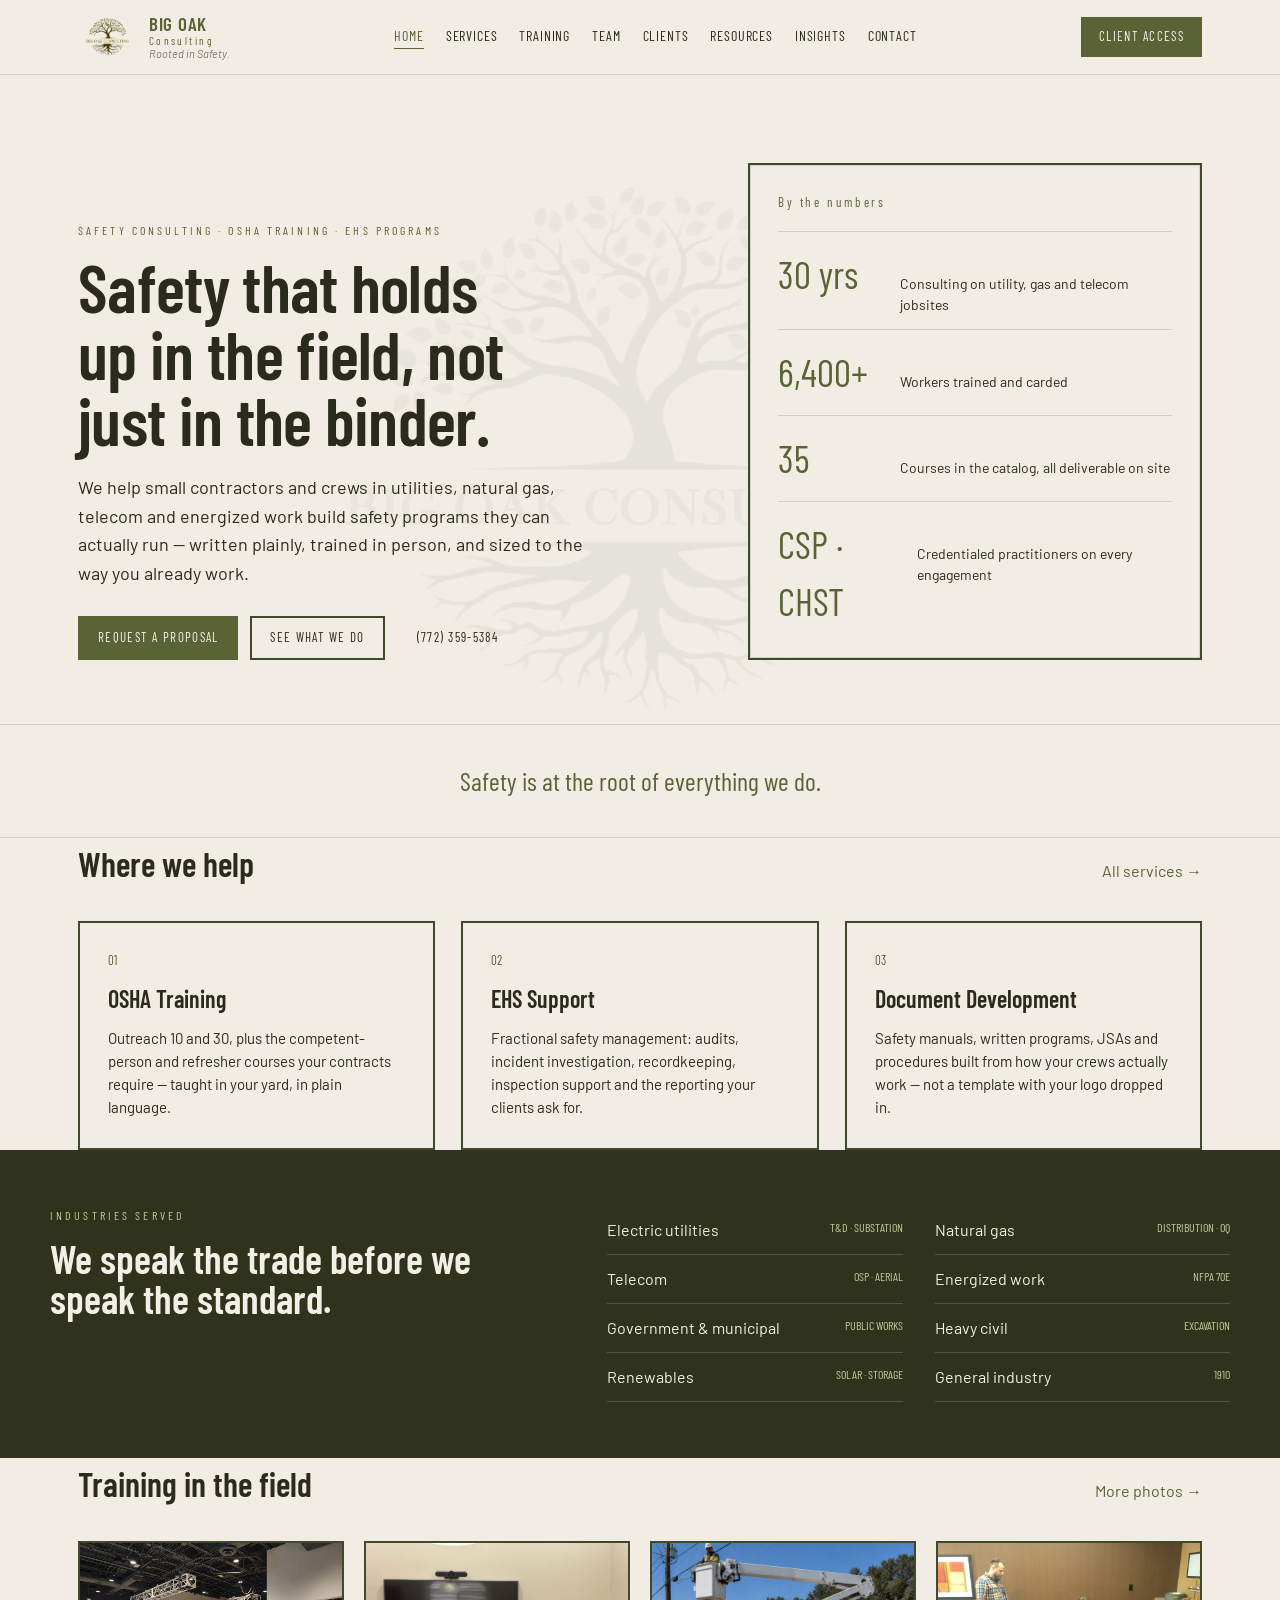
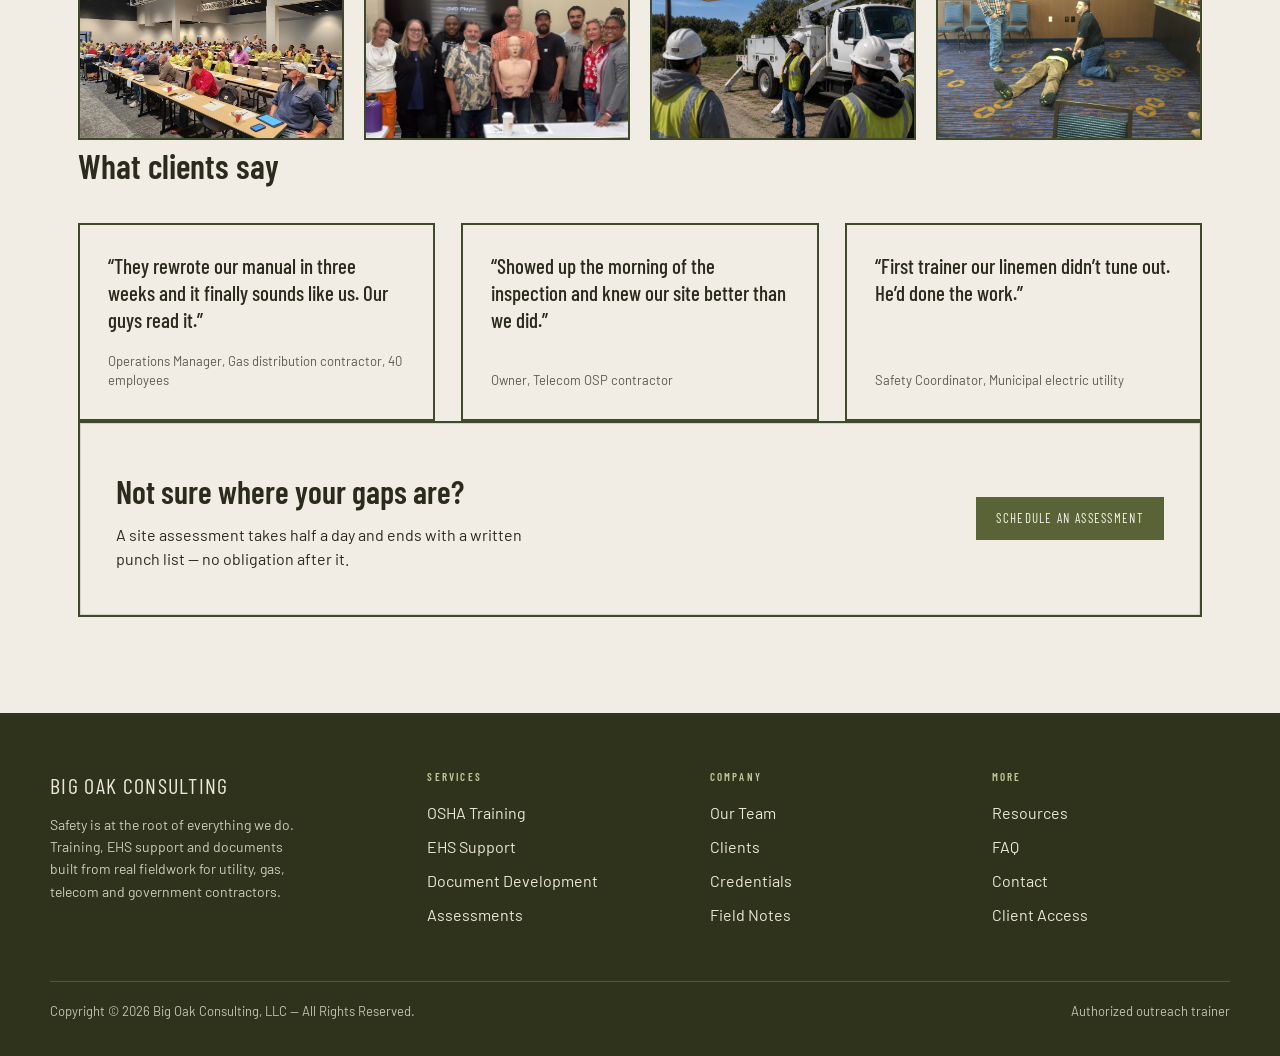
<file: site/index.html>
<!doctype html>
<html lang="en">
<head>
<meta charset="utf-8" />
<meta name="viewport" content="width=device-width, initial-scale=1" />
<title>Big Oak Consulting | OSHA Training &amp; EHS Consulting for Utility, Gas &amp; Telecom Contractors</title>
<meta name="description" content="Big Oak Consulting provides OSHA training, EHS support and safety document development for utility, natural gas, telecom, government and energized-work contractors." />
<link rel="icon" href="assets/big-oak-logo.png" />
<link rel="preconnect" href="https://fonts.googleapis.com">
<link rel="preconnect" href="https://fonts.gstatic.com" crossorigin>
<link rel="stylesheet" href="styles.css" />
</head>
<body>
<img class="watermark" src="assets/big-oak-logo.png" alt="" />

<a class="skip-link" href="#main">Skip to content</a>
<header class="site-header">
  <div class="container">
    <a class="brand" href="index.html">
      <img src="assets/big-oak-logo.png" alt="Big Oak Consulting" />
      <span class="brand-text">
        <span class="big-oak">Big Oak</span>
        <span class="consulting">Consulting</span>
        <span class="tagline">Rooted in Safety.</span>
      </span>
    </a>
    <nav class="main-nav" aria-label="Primary">
      <a href="index.html" aria-current="page">Home</a>
      <a href="services.html">Services</a>
      <a href="training.html">Training</a>
      <a href="team.html">Team</a>
      <a href="clients.html">Clients</a>
      <a href="resources.html">Resources</a>
      <a href="field-notes.html">Insights</a>
      <a href="contact.html">Contact</a>
    </nav>
    <div style="display:flex;align-items:center;gap:10px;">
      <a class="btn btn-primary btn-nav" href="contact.html">Client Access</a>
      <button class="nav-toggle" aria-expanded="false">Menu</button>
    </div>
  </div>
</header>

<main id="main">

  <section class="hero">
    <div class="container">
      <div>
        <div class="eyebrow">Safety Consulting · OSHA Training · EHS Programs</div>
        <h1>Safety that holds up in the field, not just in the binder.</h1>
        <p class="lede">We help small contractors and crews in utilities, natural gas, telecom and energized work build safety programs they can actually run — written plainly, trained in person, and sized to the way you already work.</p>
        <div class="cta-row">
          <a class="btn btn-primary" href="contact.html">Request a proposal</a>
          <a class="btn btn-secondary" href="services.html">See what we do</a>
          <a class="btn btn-ghost" href="tel:+17723595384">(772) 359-5384</a>
        </div>
      </div>
      <div class="blueprint stat-panel">
        <div class="kicker">By the numbers</div>
        <div class="stat-row">
          <span class="n">30 yrs</span>
          <span class="label">Consulting on utility, gas and telecom jobsites</span>
        </div>
        <div class="stat-row">
          <span class="n">6,400+</span>
          <span class="label">Workers trained and carded</span>
        </div>
        <div class="stat-row">
          <span class="n">35</span>
          <span class="label">Courses in the catalog, all deliverable on site</span>
        </div>
        <div class="stat-row">
          <span class="n">CSP · CHST</span>
          <span class="label">Credentialed practitioners on every engagement</span>
        </div>
      </div>
    </div>
  </section>

  <section class="mission-band">
    <div class="container">
      <p>Safety is at the root of everything we do.</p>
    </div>
  </section>

  <section class="container">
    <div class="section-head">
      <h2>Where we help</h2>
      <a href="services.html">All services →</a>
    </div>
    <div class="grid-3">
      <div class="card service-card">
        <div class="no">01</div>
        <h3>OSHA Training</h3>
        <p>Outreach 10 and 30, plus the competent-person and refresher courses your contracts require — taught in your yard, in plain language.</p>
      </div>
      <div class="card service-card">
        <div class="no">02</div>
        <h3>EHS Support</h3>
        <p>Fractional safety management: audits, incident investigation, recordkeeping, inspection support and the reporting your clients ask for.</p>
      </div>
      <div class="card service-card">
        <div class="no">03</div>
        <h3>Document Development</h3>
        <p>Safety manuals, written programs, JSAs and procedures built from how your crews actually work — not a template with your logo dropped in.</p>
      </div>
    </div>
  </section>

  <section class="band-dark">
    <div class="container split">
      <div>
        <div class="eyebrow">Industries served</div>
        <h2>We speak the trade before we speak the standard.</h2>
      </div>
      <ul class="industry-list">
        <li><span>Electric utilities</span><span class="tag-dark">T&amp;D · substation</span></li>
        <li><span>Natural gas</span><span class="tag-dark">distribution · OQ</span></li>
        <li><span>Telecom</span><span class="tag-dark">OSP · aerial</span></li>
        <li><span>Energized work</span><span class="tag-dark">NFPA 70E</span></li>
        <li><span>Government &amp; municipal</span><span class="tag-dark">public works</span></li>
        <li><span>Heavy civil</span><span class="tag-dark">excavation</span></li>
        <li><span>Renewables</span><span class="tag-dark">solar · storage</span></li>
        <li><span>General industry</span><span class="tag-dark">1910</span></li>
      </ul>
    </div>
  </section>

  <section class="container">
    <div class="section-head">
      <h2>Training in the field</h2>
      <a href="training.html#gallery">More photos →</a>
    </div>
    <div class="photo-grid">
      <div class="photo-cell"><img src="assets/training-photo-1.jpg" alt="Big Oak Consulting safety training session with a full classroom of crew members" /></div>
      <div class="photo-cell"><img src="assets/training-photo-2.jpg" alt="Big Oak Consulting CPR training session group photo" /></div>
      <div class="photo-cell"><img src="assets/training-photo-9.png" alt="Big Oak Consulting utility bucket truck and line work training" /></div>
      <div class="photo-cell"><img src="assets/training-photo-10.jpg" alt="Big Oak Consulting first-aid response training scenario" /></div>
    </div>
  </section>

  <!-- PLACEHOLDER: testimonials are invented; replace with real quotes and get permission to attribute -->
  <section class="container">
    <div class="section-head"><h2>What clients say</h2></div>
    <div class="grid-3">
      <div class="card testimonial">
        <p class="quote">“They rewrote our manual in three weeks and it finally sounds like us. Our guys read it.”</p>
        <p class="attrib">Operations Manager, Gas distribution contractor, 40 employees</p>
      </div>
      <div class="card testimonial">
        <p class="quote">“Showed up the morning of the inspection and knew our site better than we did.”</p>
        <p class="attrib">Owner, Telecom OSP contractor</p>
      </div>
      <div class="card testimonial">
        <p class="quote">“First trainer our linemen didn’t tune out. He’d done the work.”</p>
        <p class="attrib">Safety Coordinator, Municipal electric utility</p>
      </div>
    </div>
  </section>

  <section class="container">
    <div class="blueprint closing-cta">
      <div>
        <h2>Not sure where your gaps are?</h2>
        <p>A site assessment takes half a day and ends with a written punch list — no obligation after it.</p>
      </div>
      <a class="btn btn-primary" href="contact.html">Schedule an assessment</a>
    </div>
  </section>

</main>

<footer class="site-footer">
  <div class="container">
    <div class="footer-cols">
      <div>
        <div class="footer-brand">Big Oak Consulting</div>
        <p class="footer-blurb">Safety is at the root of everything we do. Training, EHS support and documents built from real fieldwork for utility, gas, telecom and government contractors.</p>
      </div>
      <div>
        <h4>Services</h4>
        <ul>
          <li><a href="training.html">OSHA Training</a></li>
          <li><a href="services.html">EHS Support</a></li>
          <li><a href="services.html">Document Development</a></li>
          <li><a href="services.html">Assessments</a></li>
        </ul>
      </div>
      <div>
        <h4>Company</h4>
        <ul>
          <li><a href="team.html">Our Team</a></li>
          <li><a href="clients.html">Clients</a></li>
          <li><a href="credentials.html">Credentials</a></li>
          <li><a href="field-notes.html">Field Notes</a></li>
        </ul>
      </div>
      <div>
        <h4>More</h4>
        <ul>
          <li><a href="resources.html">Resources</a></li>
          <li><a href="faq.html">FAQ</a></li>
          <li><a href="contact.html">Contact</a></li>
          <li><a href="contact.html">Client Access</a></li>
        </ul>
      </div>
    </div>
    <div class="footer-bottom">
      <span>Copyright © 2026 Big Oak Consulting, LLC — All Rights Reserved.</span>
      <!-- PLACEHOLDER: verify OSHA authorization claim against real certificates before publishing -->
      <span>Authorized outreach trainer</span>
    </div>
  </div>
</footer>

<script src="script.js"></script>
</body>
</html>
</file>
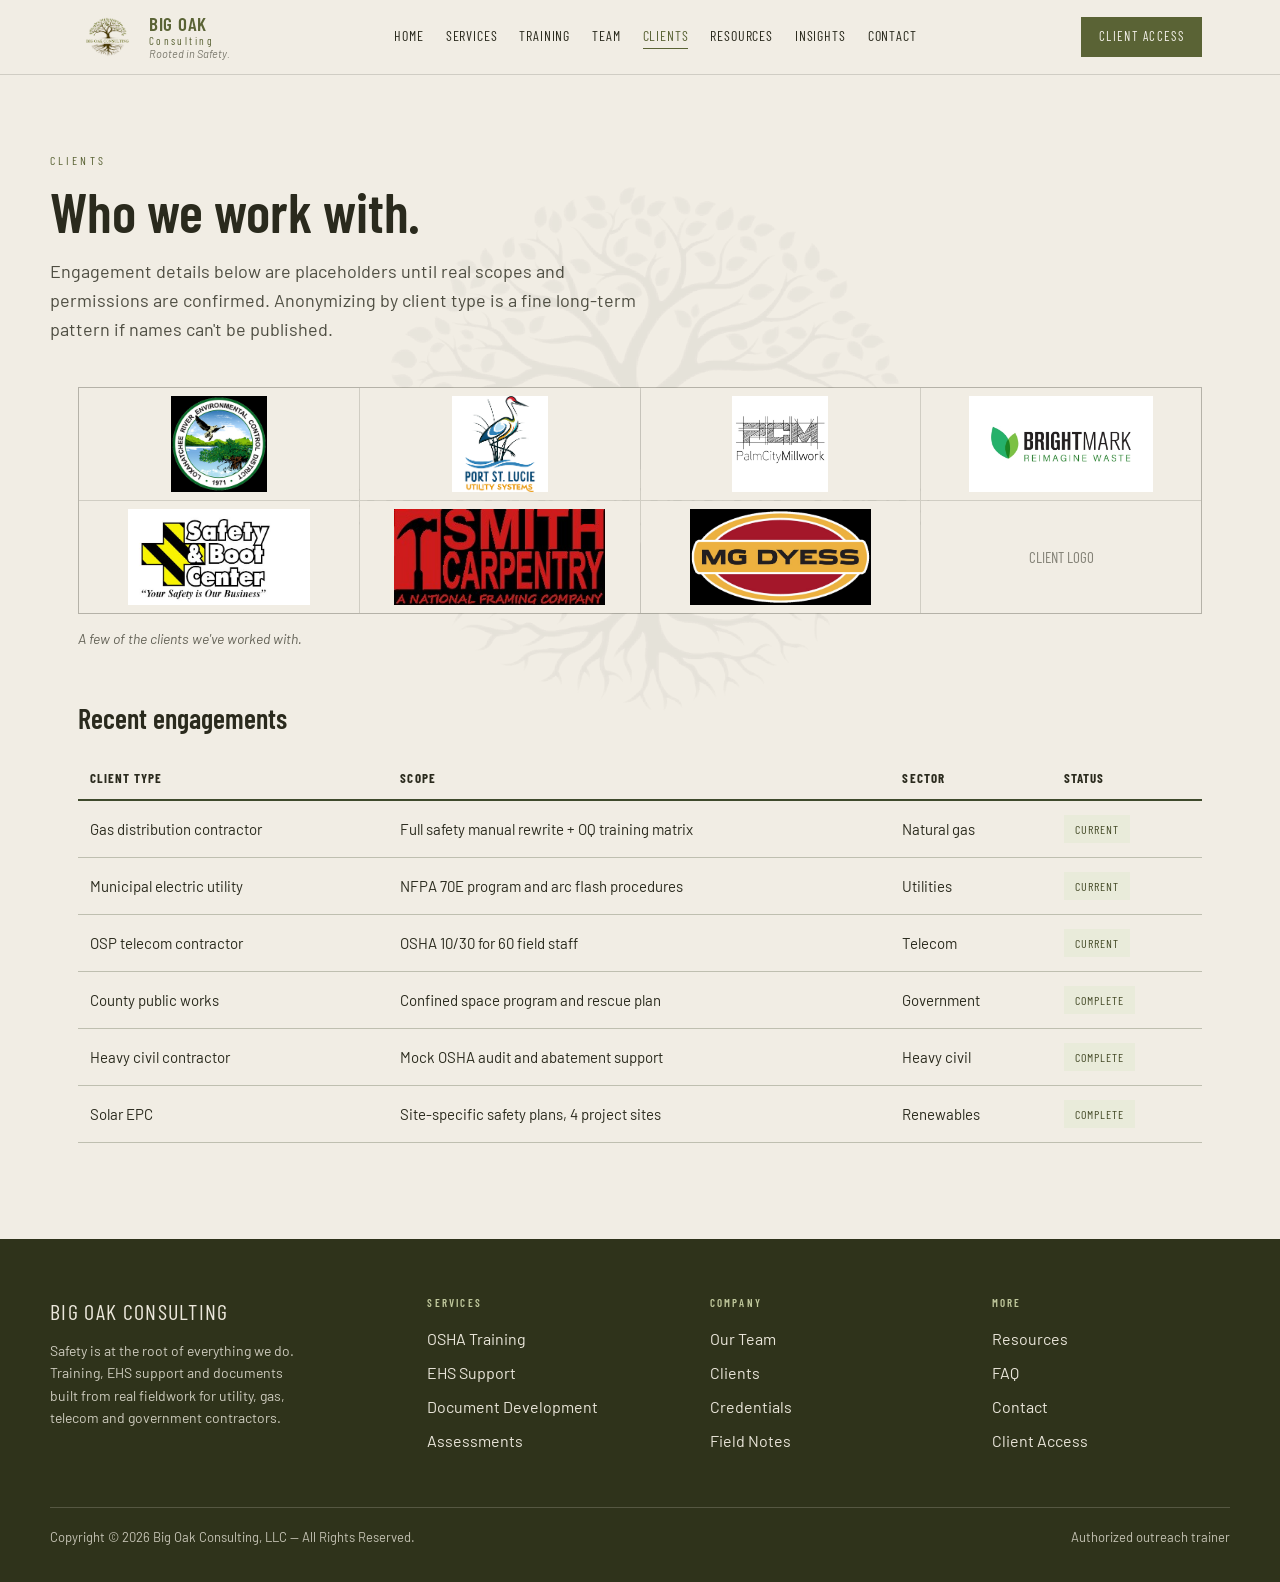
<file: site/clients.html>
<!doctype html>
<html lang="en">
<head>
<meta charset="utf-8" />
<meta name="viewport" content="width=device-width, initial-scale=1" />
<title>Clients | Big Oak Consulting</title>
<meta name="description" content="Who Big Oak Consulting works with — utility, gas, telecom, government and heavy civil contractors." />
<link rel="icon" href="assets/big-oak-logo.png" />
<link rel="preconnect" href="https://fonts.googleapis.com">
<link rel="preconnect" href="https://fonts.gstatic.com" crossorigin>
<link rel="stylesheet" href="styles.css" />
</head>
<body>
<img class="watermark" src="assets/big-oak-logo.png" alt="" />

<a class="skip-link" href="#main">Skip to content</a>
<header class="site-header">
  <div class="container">
    <a class="brand" href="index.html">
      <img src="assets/big-oak-logo.png" alt="Big Oak Consulting" />
      <span class="brand-text">
        <span class="big-oak">Big Oak</span>
        <span class="consulting">Consulting</span>
        <span class="tagline">Rooted in Safety.</span>
      </span>
    </a>
    <nav class="main-nav" aria-label="Primary">
      <a href="index.html">Home</a>
      <a href="services.html">Services</a>
      <a href="training.html">Training</a>
      <a href="team.html">Team</a>
      <a href="clients.html" aria-current="page">Clients</a>
      <a href="resources.html">Resources</a>
      <a href="field-notes.html">Insights</a>
      <a href="contact.html">Contact</a>
    </nav>
    <div style="display:flex;align-items:center;gap:10px;">
      <a class="btn btn-primary btn-nav" href="contact.html">Client Access</a>
      <button class="nav-toggle" aria-expanded="false">Menu</button>
    </div>
  </div>
</header>

<main id="main">
  <div class="container page-header">
    <div class="eyebrow">Clients</div>
    <h1>Who we work with.</h1>
    <!-- PLACEHOLDER: the "Recent engagements" table below is still placeholder / anonymized -->
    <p class="lede">Engagement details below are placeholders until real scopes and permissions are confirmed. Anonymizing by client type is a fine long-term pattern if names can't be published.</p>
  </div>

  <div class="container">
    <div class="logo-wall">
      <div class="logo-cell"><img src="assets/loxahatchee-river-ecd-logo.jpg" alt="Loxahatchee River Environmental Control District" /></div>
      <div class="logo-cell"><img src="assets/port-st-lucie-utility-systems-logo.png" alt="Port St. Lucie Utility Systems" /></div>
      <div class="logo-cell"><img src="assets/palm-city-millwork-logo.png" alt="Palm City Millwork" /></div>
      <div class="logo-cell"><img src="assets/brightmark-logo.jpg" alt="Brightmark" /></div>
      <div class="logo-cell"><img src="assets/safety-and-boot-center-logo.jpg" alt="Safety & Boot Center" /></div>
      <div class="logo-cell"><img src="assets/smith-carpentry-logo.jpg" alt="Smith Carpentry" /></div>
      <div class="logo-cell"><img src="assets/mg-dyess-logo.jpg" alt="MG Dyess" /></div>
      <div class="logo-cell"><span>Client Logo</span></div>
    </div>
    <p class="logo-wall-caption">A few of the clients we've worked with.</p>

    <h2 style="font-size:28px; margin-bottom:20px;">Recent engagements</h2>
    <div style="overflow-x:auto;">
      <table class="table">
        <thead>
          <tr><th>Client type</th><th>Scope</th><th>Sector</th><th>Status</th></tr>
        </thead>
        <tbody>
          <tr><td>Gas distribution contractor</td><td>Full safety manual rewrite + OQ training matrix</td><td>Natural gas</td><td><span class="tag tag-accent">Current</span></td></tr>
          <tr><td>Municipal electric utility</td><td>NFPA 70E program and arc flash procedures</td><td>Utilities</td><td><span class="tag tag-accent">Current</span></td></tr>
          <tr><td>OSP telecom contractor</td><td>OSHA 10/30 for 60 field staff</td><td>Telecom</td><td><span class="tag tag-accent">Current</span></td></tr>
          <tr><td>County public works</td><td>Confined space program and rescue plan</td><td>Government</td><td><span class="tag tag-accent">Complete</span></td></tr>
          <tr><td>Heavy civil contractor</td><td>Mock OSHA audit and abatement support</td><td>Heavy civil</td><td><span class="tag tag-accent">Complete</span></td></tr>
          <tr><td>Solar EPC</td><td>Site-specific safety plans, 4 project sites</td><td>Renewables</td><td><span class="tag tag-accent">Complete</span></td></tr>
        </tbody>
      </table>
    </div>
  </div>
</main>

<footer class="site-footer">
  <div class="container">
    <div class="footer-cols">
      <div>
        <div class="footer-brand">Big Oak Consulting</div>
        <p class="footer-blurb">Safety is at the root of everything we do. Training, EHS support and documents built from real fieldwork for utility, gas, telecom and government contractors.</p>
      </div>
      <div>
        <h4>Services</h4>
        <ul>
          <li><a href="training.html">OSHA Training</a></li>
          <li><a href="services.html">EHS Support</a></li>
          <li><a href="services.html">Document Development</a></li>
          <li><a href="services.html">Assessments</a></li>
        </ul>
      </div>
      <div>
        <h4>Company</h4>
        <ul>
          <li><a href="team.html">Our Team</a></li>
          <li><a href="clients.html">Clients</a></li>
          <li><a href="credentials.html">Credentials</a></li>
          <li><a href="field-notes.html">Field Notes</a></li>
        </ul>
      </div>
      <div>
        <h4>More</h4>
        <ul>
          <li><a href="resources.html">Resources</a></li>
          <li><a href="faq.html">FAQ</a></li>
          <li><a href="contact.html">Contact</a></li>
          <li><a href="contact.html">Client Access</a></li>
        </ul>
      </div>
    </div>
    <div class="footer-bottom">
      <span>Copyright © 2026 Big Oak Consulting, LLC — All Rights Reserved.</span>
      <span>Authorized outreach trainer</span>
    </div>
  </div>
</footer>

<script src="script.js"></script>
</body>
</html>
</file>
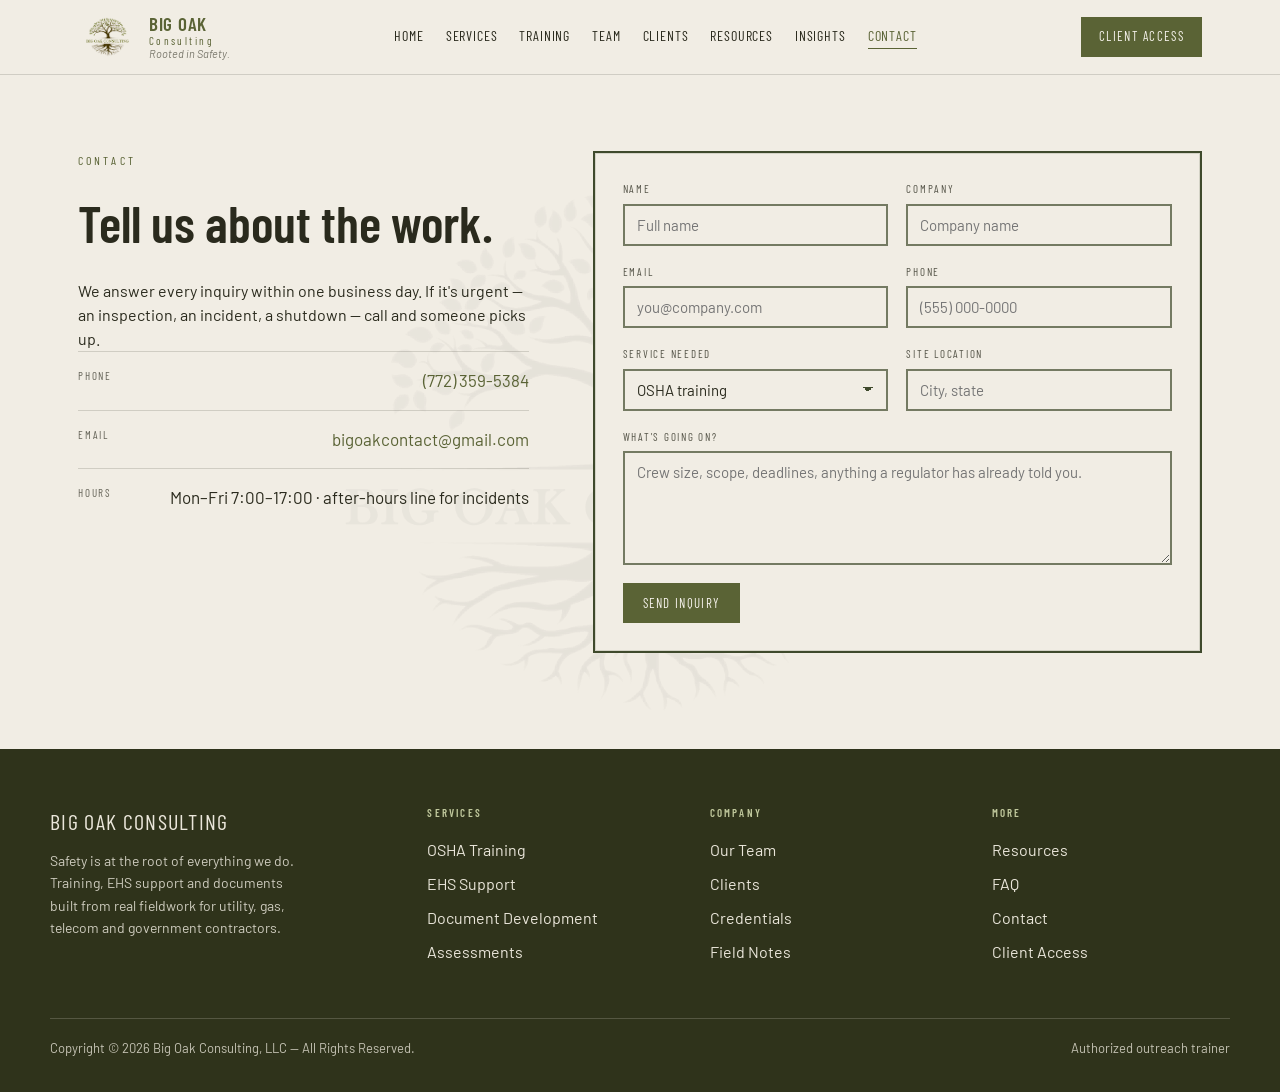
<file: site/contact.html>
<!doctype html>
<html lang="en">
<head>
<meta charset="utf-8" />
<meta name="viewport" content="width=device-width, initial-scale=1" />
<title>Contact | Big Oak Consulting</title>
<meta name="description" content="Tell Big Oak Consulting about the work — request a proposal, a site assessment, or ask a question." />
<link rel="icon" href="assets/big-oak-logo.png" />
<link rel="preconnect" href="https://fonts.googleapis.com">
<link rel="preconnect" href="https://fonts.gstatic.com" crossorigin>
<link rel="stylesheet" href="styles.css" />
</head>
<body>
<img class="watermark" src="assets/big-oak-logo.png" alt="" />

<a class="skip-link" href="#main">Skip to content</a>
<header class="site-header">
  <div class="container">
    <a class="brand" href="index.html">
      <img src="assets/big-oak-logo.png" alt="Big Oak Consulting" />
      <span class="brand-text">
        <span class="big-oak">Big Oak</span>
        <span class="consulting">Consulting</span>
        <span class="tagline">Rooted in Safety.</span>
      </span>
    </a>
    <nav class="main-nav" aria-label="Primary">
      <a href="index.html">Home</a>
      <a href="services.html">Services</a>
      <a href="training.html">Training</a>
      <a href="team.html">Team</a>
      <a href="clients.html">Clients</a>
      <a href="resources.html">Resources</a>
      <a href="field-notes.html">Insights</a>
      <a href="contact.html" aria-current="page">Contact</a>
    </nav>
    <div style="display:flex;align-items:center;gap:10px;">
      <a class="btn btn-primary btn-nav" href="contact.html">Client Access</a>
      <button class="nav-toggle" aria-expanded="false">Menu</button>
    </div>
  </div>
</header>

<main id="main">
  <div class="container" style="padding-top:76px;">
    <div class="contact-split">

      <div>
        <div class="eyebrow">Contact</div>
        <h1>Tell us about the work.</h1>
        <p class="lede" style="margin-top:18px;">We answer every inquiry within one business day. If it's urgent — an inspection, an incident, a shutdown — call and someone picks up.</p>

        <!-- PLACEHOLDER: real phone, email, address, and hours needed before launch -->
        <div class="contact-info-row">
          <span class="label">Phone</span>
          <span class="value"><a href="tel:+17723595384">(772) 359-5384</a></span>
        </div>
        <div class="contact-info-row">
          <span class="label">Email</span>
          <span class="value"><a href="mailto:bigoakcontact@gmail.com">bigoakcontact@gmail.com</a></span>
        </div>
        <div class="contact-info-row">
          <span class="label">Hours</span>
          <span class="value">Mon–Fri 7:00–17:00 · after-hours line for incidents</span>
        </div>
      </div>

      <div class="blueprint">
        <!--
          Netlify Forms wiring: `data-netlify="true"` + a hidden form-name input registers this
          form with Netlify's build-time form detection. script.js submits it via fetch so the
          success state can be shown inline without a page reload, matching the design.
          Netlify's own spam filtering + the honeypot field below cover basic spam protection;
          add reCAPTCHA in Netlify's dashboard for stronger protection if needed.
        -->
        <form id="contact-form" name="contact" method="POST" data-netlify="true" netlify-honeypot="bot-field">
          <input type="hidden" name="form-name" value="contact" />
          <p style="display:none;">
            <label>Don't fill this out if you're human: <input name="bot-field" /></label>
          </p>

          <div class="contact-form-grid">
            <div class="field">
              <label for="f-name">Name</label>
              <input class="input" id="f-name" name="name" type="text" placeholder="Full name" required />
            </div>
            <div class="field">
              <label for="f-company">Company</label>
              <input class="input" id="f-company" name="company" type="text" placeholder="Company name" />
            </div>
            <div class="field">
              <label for="f-email">Email</label>
              <input class="input" id="f-email" name="email" type="email" placeholder="you@company.com" required />
            </div>
            <div class="field">
              <label for="f-phone">Phone</label>
              <input class="input" id="f-phone" name="phone" type="text" placeholder="(555) 000-0000" />
            </div>
            <div class="field">
              <label for="f-service">Service needed</label>
              <select class="input" id="f-service" name="service">
                <option>OSHA training</option>
                <option>EHS support</option>
                <option>Document development</option>
                <option>Site assessment</option>
                <option>Not sure yet</option>
              </select>
            </div>
            <div class="field">
              <label for="f-site">Site location</label>
              <input class="input" id="f-site" name="site" type="text" placeholder="City, state" />
            </div>
            <div class="field span-2">
              <label for="f-message">What's going on?</label>
              <textarea class="input" id="f-message" name="message" rows="5" placeholder="Crew size, scope, deadlines, anything a regulator has already told you." required></textarea>
            </div>
            <div class="form-submit-row">
              <button type="submit" class="btn btn-primary">Send inquiry</button>
              <span class="form-notice" role="status" aria-live="polite"></span>
            </div>
          </div>
        </form>

        <div id="contact-success" class="success-block" hidden>
          <h2>Thanks — it's in.</h2>
          <p>We'll be back to you within one business day, usually with two or three questions before we quote.</p>
          <button id="send-another" class="btn btn-secondary" type="button">Send another</button>
        </div>
      </div>

    </div>
  </div>
</main>

<footer class="site-footer">
  <div class="container">
    <div class="footer-cols">
      <div>
        <div class="footer-brand">Big Oak Consulting</div>
        <p class="footer-blurb">Safety is at the root of everything we do. Training, EHS support and documents built from real fieldwork for utility, gas, telecom and government contractors.</p>
      </div>
      <div>
        <h4>Services</h4>
        <ul>
          <li><a href="training.html">OSHA Training</a></li>
          <li><a href="services.html">EHS Support</a></li>
          <li><a href="services.html">Document Development</a></li>
          <li><a href="services.html">Assessments</a></li>
        </ul>
      </div>
      <div>
        <h4>Company</h4>
        <ul>
          <li><a href="team.html">Our Team</a></li>
          <li><a href="clients.html">Clients</a></li>
          <li><a href="credentials.html">Credentials</a></li>
          <li><a href="field-notes.html">Field Notes</a></li>
        </ul>
      </div>
      <div>
        <h4>More</h4>
        <ul>
          <li><a href="resources.html">Resources</a></li>
          <li><a href="faq.html">FAQ</a></li>
          <li><a href="contact.html">Contact</a></li>
          <li><a href="contact.html">Client Access</a></li>
        </ul>
      </div>
    </div>
    <div class="footer-bottom">
      <span>Copyright © 2026 Big Oak Consulting, LLC — All Rights Reserved.</span>
      <span>Authorized outreach trainer</span>
    </div>
  </div>
</footer>

<script src="script.js"></script>
</body>
</html>
</file>
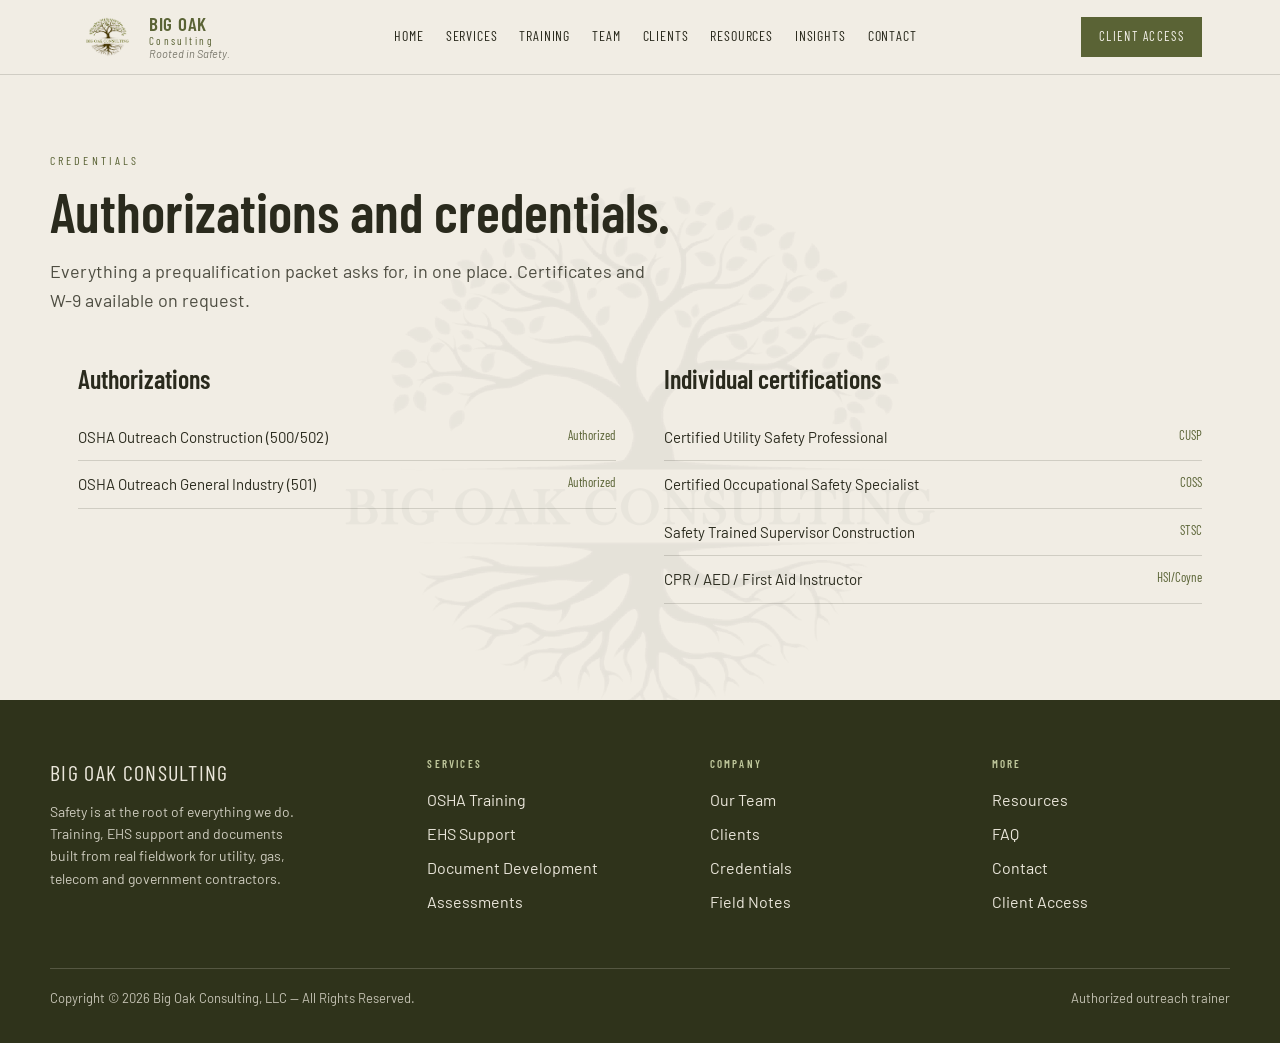
<file: site/credentials.html>
<!doctype html>
<html lang="en">
<head>
<meta charset="utf-8" />
<meta name="viewport" content="width=device-width, initial-scale=1" />
<title>Credentials | Big Oak Consulting</title>
<meta name="description" content="Authorizations and individual certifications held by Big Oak Consulting." />
<link rel="icon" href="assets/big-oak-logo.png" />
<link rel="preconnect" href="https://fonts.googleapis.com">
<link rel="preconnect" href="https://fonts.gstatic.com" crossorigin>
<link rel="stylesheet" href="styles.css" />
</head>
<body>
<img class="watermark" src="assets/big-oak-logo.png" alt="" />

<a class="skip-link" href="#main">Skip to content</a>
<header class="site-header">
  <div class="container">
    <a class="brand" href="index.html">
      <img src="assets/big-oak-logo.png" alt="Big Oak Consulting" />
      <span class="brand-text">
        <span class="big-oak">Big Oak</span>
        <span class="consulting">Consulting</span>
        <span class="tagline">Rooted in Safety.</span>
      </span>
    </a>
    <nav class="main-nav" aria-label="Primary">
      <a href="index.html">Home</a>
      <a href="services.html">Services</a>
      <a href="training.html">Training</a>
      <a href="team.html">Team</a>
      <a href="clients.html">Clients</a>
      <a href="resources.html">Resources</a>
      <a href="field-notes.html">Insights</a>
      <a href="contact.html">Contact</a>
    </nav>
    <div style="display:flex;align-items:center;gap:10px;">
      <a class="btn btn-primary btn-nav" href="contact.html">Client Access</a>
      <button class="nav-toggle" aria-expanded="false">Menu</button>
    </div>
  </div>
</header>

<main id="main">
  <div class="container page-header">
    <div class="eyebrow">Credentials</div>
    <h1>Authorizations and credentials.</h1>
    <p class="lede">Everything a prequalification packet asks for, in one place. Certificates and W-9 available on request.</p>
  </div>

  <!--
    ⚠ COMPLIANCE-SENSITIVE PLACEHOLDER ⚠
    The authorization statuses below are INVENTED and must be verified against real
    certificates before this page goes live. Misstating OSHA authorization carries real
    liability — do not launch this page as-is. Replace with verified figures.
  -->
  <div class="container cred-columns">
    <div>
      <h2>Authorizations</h2>
      <ul>
        <li><span>OSHA Outreach Construction (500/502)</span><span class="ref">Authorized</span></li>
        <li><span>OSHA Outreach General Industry (501)</span><span class="ref">Authorized</span></li>
      </ul>
    </div>
    <div>
      <h2>Individual certifications</h2>
      <ul>
        <li><span>Certified Utility Safety Professional</span><span class="ref">CUSP</span></li>
        <li><span>Certified Occupational Safety Specialist</span><span class="ref">COSS</span></li>
        <li><span>Safety Trained Supervisor Construction</span><span class="ref">STSC</span></li>
        <li><span>CPR / AED / First Aid Instructor</span><span class="ref">HSI/Coyne</span></li>
      </ul>
    </div>
  </div>


</main>

<footer class="site-footer">
  <div class="container">
    <div class="footer-cols">
      <div>
        <div class="footer-brand">Big Oak Consulting</div>
        <p class="footer-blurb">Safety is at the root of everything we do. Training, EHS support and documents built from real fieldwork for utility, gas, telecom and government contractors.</p>
      </div>
      <div>
        <h4>Services</h4>
        <ul>
          <li><a href="training.html">OSHA Training</a></li>
          <li><a href="services.html">EHS Support</a></li>
          <li><a href="services.html">Document Development</a></li>
          <li><a href="services.html">Assessments</a></li>
        </ul>
      </div>
      <div>
        <h4>Company</h4>
        <ul>
          <li><a href="team.html">Our Team</a></li>
          <li><a href="clients.html">Clients</a></li>
          <li><a href="credentials.html">Credentials</a></li>
          <li><a href="field-notes.html">Field Notes</a></li>
        </ul>
      </div>
      <div>
        <h4>More</h4>
        <ul>
          <li><a href="resources.html">Resources</a></li>
          <li><a href="faq.html">FAQ</a></li>
          <li><a href="contact.html">Contact</a></li>
          <li><a href="contact.html">Client Access</a></li>
        </ul>
      </div>
    </div>
    <div class="footer-bottom">
      <span>Copyright © 2026 Big Oak Consulting, LLC — All Rights Reserved.</span>
      <span>Authorized outreach trainer</span>
    </div>
  </div>
</footer>

<script src="script.js"></script>
</body>
</html>
</file>
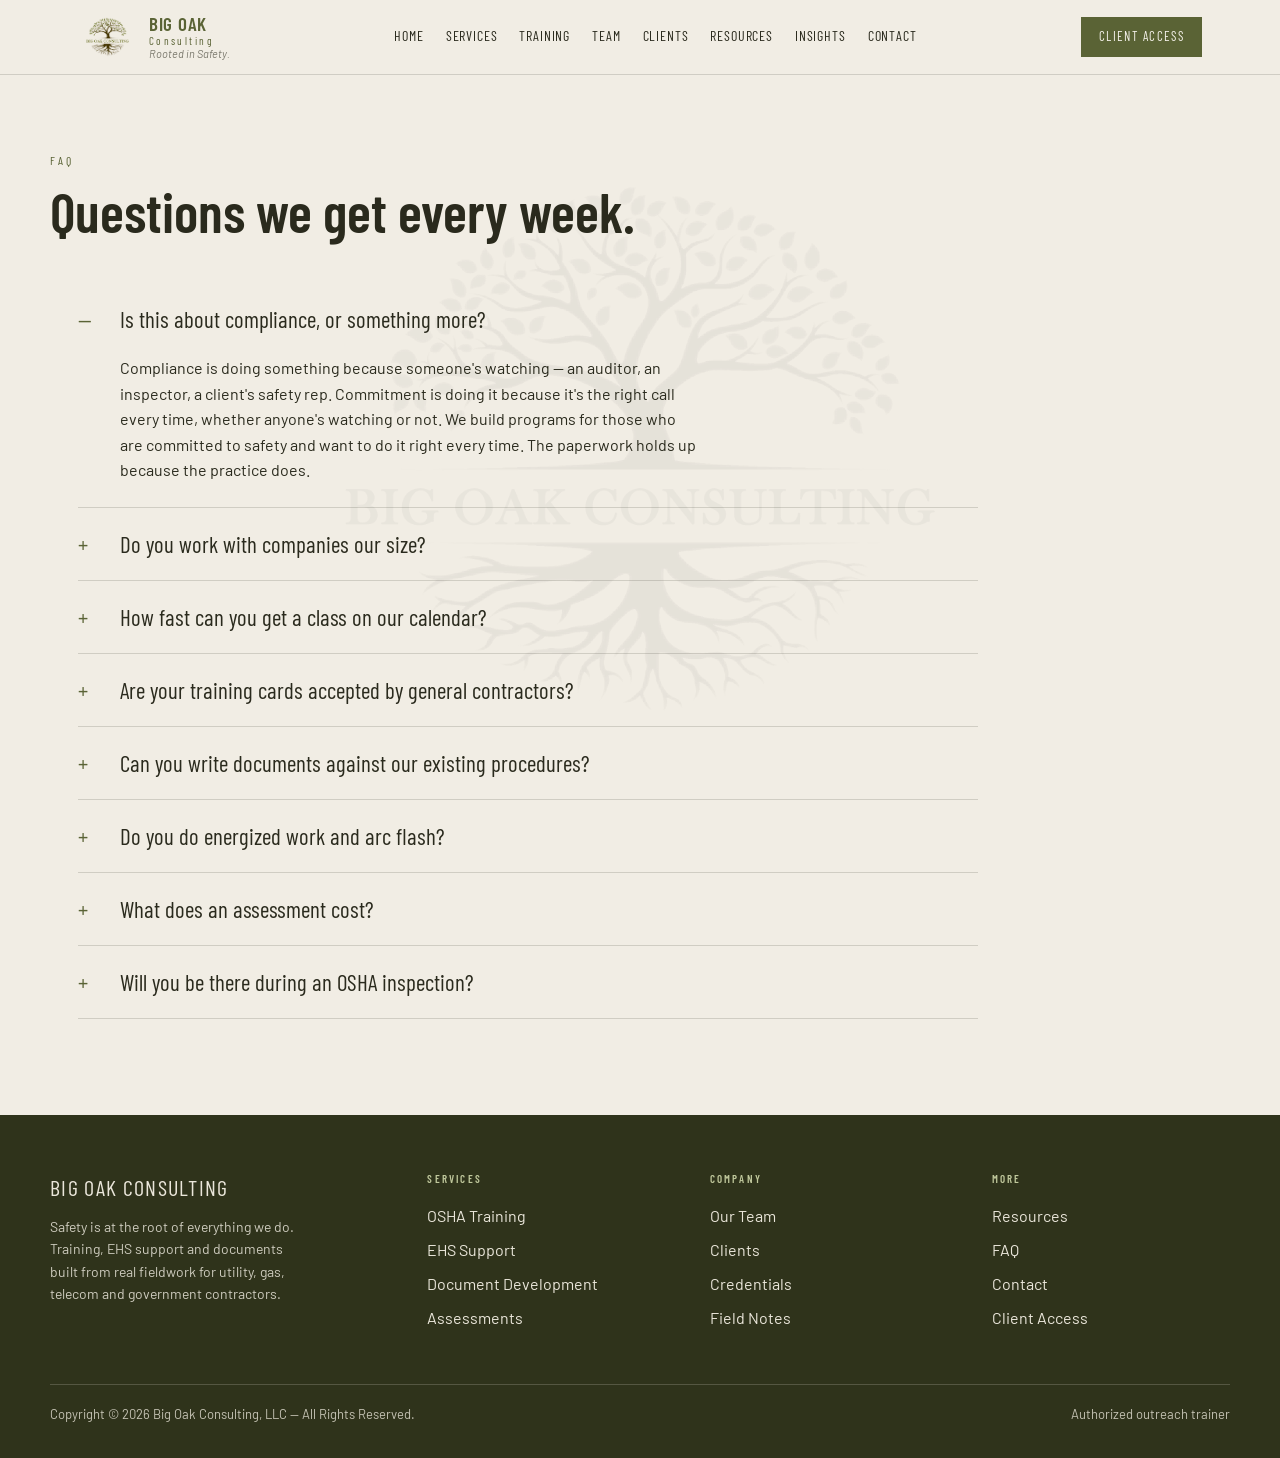
<file: site/faq.html>
<!doctype html>
<html lang="en">
<head>
<meta charset="utf-8" />
<meta name="viewport" content="width=device-width, initial-scale=1" />
<title>FAQ | Big Oak Consulting</title>
<meta name="description" content="Answers to questions we get every week about OSHA training, EHS support and document development." />
<link rel="icon" href="assets/big-oak-logo.png" />
<link rel="preconnect" href="https://fonts.googleapis.com">
<link rel="preconnect" href="https://fonts.gstatic.com" crossorigin>
<link rel="stylesheet" href="styles.css" />
</head>
<body>
<img class="watermark" src="assets/big-oak-logo.png" alt="" />

<a class="skip-link" href="#main">Skip to content</a>
<header class="site-header">
  <div class="container">
    <a class="brand" href="index.html">
      <img src="assets/big-oak-logo.png" alt="Big Oak Consulting" />
      <span class="brand-text">
        <span class="big-oak">Big Oak</span>
        <span class="consulting">Consulting</span>
        <span class="tagline">Rooted in Safety.</span>
      </span>
    </a>
    <nav class="main-nav" aria-label="Primary">
      <a href="index.html">Home</a>
      <a href="services.html">Services</a>
      <a href="training.html">Training</a>
      <a href="team.html">Team</a>
      <a href="clients.html">Clients</a>
      <a href="resources.html">Resources</a>
      <a href="field-notes.html">Insights</a>
      <a href="contact.html">Contact</a>
    </nav>
    <div style="display:flex;align-items:center;gap:10px;">
      <a class="btn btn-primary btn-nav" href="contact.html">Client Access</a>
      <button class="nav-toggle" aria-expanded="false">Menu</button>
    </div>
  </div>
</header>

<main id="main">
  <div class="container page-header">
    <div class="eyebrow">FAQ</div>
    <h1>Questions we get every week.</h1>
  </div>

  <!-- PLACEHOLDER: owner review required — several answers make commitments (response times, fee credit, inspection attendance) -->
  <div class="container">
    <div class="faq-list">

      <div class="faq-item open">
        <button aria-expanded="true">
          <span class="marker">—</span>
          <span>Is this about compliance, or something more?</span>
        </button>
        <p class="answer">Compliance is doing something because someone's watching — an auditor, an inspector, a client's safety rep. Commitment is doing it because it's the right call every time, whether anyone's watching or not. We build programs for those who are committed to safety and want to do it right every time. The paperwork holds up because the practice does.</p>
      </div>

      <div class="faq-item">
        <button aria-expanded="false">
          <span class="marker">+</span>
          <span>Do you work with companies our size?</span>
        </button>
        <p class="answer">That is most of our work. Half our clients have fewer than twenty employees, and the programs we write are scaled to what a small crew can actually maintain — not a 300-page manual nobody opens.</p>
      </div>

      <div class="faq-item">
        <button aria-expanded="false">
          <span class="marker">+</span>
          <span>How fast can you get a class on our calendar?</span>
        </button>
        <p class="answer">On-site classes usually land within two to three weeks. If you have an inspection date or a client deadline, tell us and we will work backwards from it.</p>
      </div>

      <div class="faq-item">
        <button aria-expanded="false">
          <span class="marker">+</span>
          <span>Are your training cards accepted by general contractors?</span>
        </button>
        <p class="answer">Yes. OSHA 10 and 30 outreach cards are issued through an authorized trainer, and NFPA 70E, confined space and competent-person courses come with signed certificates and rosters you can hand to a prequalifier.</p>
      </div>

      <div class="faq-item">
        <button aria-expanded="false">
          <span class="marker">+</span>
          <span>Can you write documents against our existing procedures?</span>
        </button>
        <p class="answer">That is the preferred way. We start from what you already do, keep the language your crews use, and only rewrite the parts that would not hold up in an inspection.</p>
      </div>

      <div class="faq-item">
        <button aria-expanded="false">
          <span class="marker">+</span>
          <span>Do you do energized work and arc flash?</span>
        </button>
        <p class="answer">Yes — NFPA 70E program development, incident-energy analysis coordination, boundary and PPE tables, and the training that goes with them.</p>
      </div>

      <div class="faq-item">
        <button aria-expanded="false">
          <span class="marker">+</span>
          <span>What does an assessment cost?</span>
        </button>
        <p class="answer">The first walkthrough is a flat half-day fee that we credit back if you engage us for the work it identifies. No retainer, no subscription.</p>
      </div>

      <div class="faq-item">
        <button aria-expanded="false">
          <span class="marker">+</span>
          <span>Will you be there during an OSHA inspection?</span>
        </button>
        <p class="answer">We can be, and we frequently are. We also handle informal conference prep and abatement documentation after the fact.</p>
      </div>

    </div>
  </div>
</main>

<footer class="site-footer">
  <div class="container">
    <div class="footer-cols">
      <div>
        <div class="footer-brand">Big Oak Consulting</div>
        <p class="footer-blurb">Safety is at the root of everything we do. Training, EHS support and documents built from real fieldwork for utility, gas, telecom and government contractors.</p>
      </div>
      <div>
        <h4>Services</h4>
        <ul>
          <li><a href="training.html">OSHA Training</a></li>
          <li><a href="services.html">EHS Support</a></li>
          <li><a href="services.html">Document Development</a></li>
          <li><a href="services.html">Assessments</a></li>
        </ul>
      </div>
      <div>
        <h4>Company</h4>
        <ul>
          <li><a href="team.html">Our Team</a></li>
          <li><a href="clients.html">Clients</a></li>
          <li><a href="credentials.html">Credentials</a></li>
          <li><a href="field-notes.html">Field Notes</a></li>
        </ul>
      </div>
      <div>
        <h4>More</h4>
        <ul>
          <li><a href="resources.html">Resources</a></li>
          <li><a href="faq.html">FAQ</a></li>
          <li><a href="contact.html">Contact</a></li>
          <li><a href="contact.html">Client Access</a></li>
        </ul>
      </div>
    </div>
    <div class="footer-bottom">
      <span>Copyright © 2026 Big Oak Consulting, LLC — All Rights Reserved.</span>
      <span>Authorized outreach trainer</span>
    </div>
  </div>
</footer>

<script src="script.js"></script>
</body>
</html>
</file>
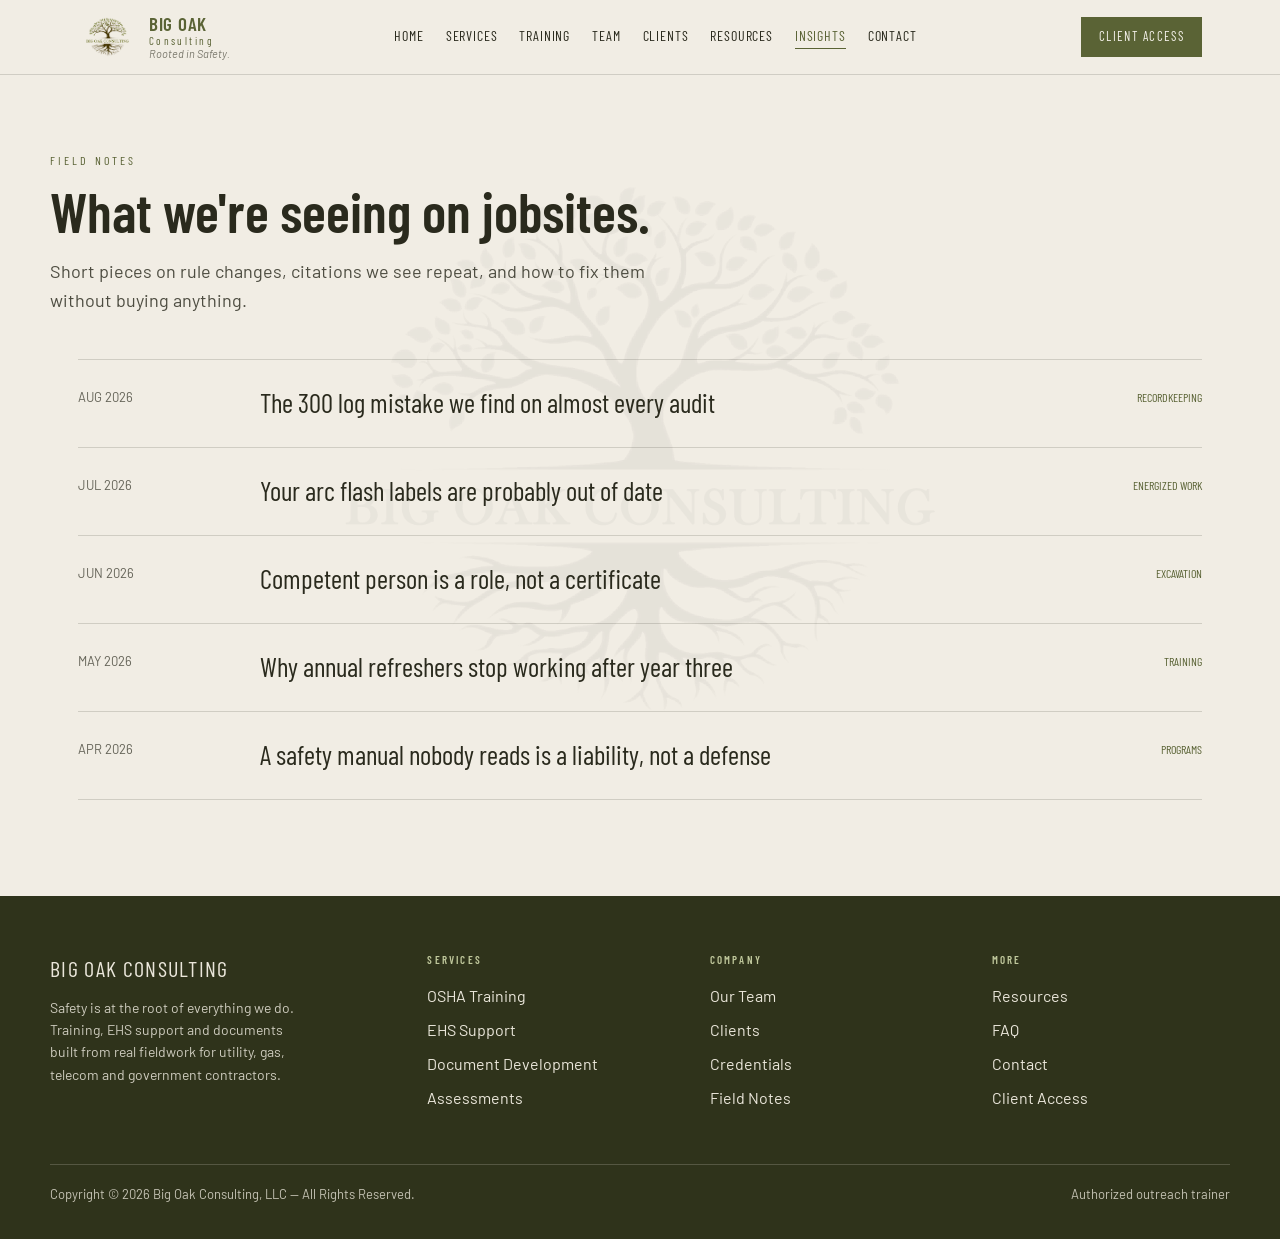
<file: site/field-notes.html>
<!doctype html>
<html lang="en">
<head>
<meta charset="utf-8" />
<meta name="viewport" content="width=device-width, initial-scale=1" />
<title>Field Notes | Big Oak Consulting</title>
<meta name="description" content="Short pieces from Big Oak Consulting on rule changes, citations we see repeat, and how to fix them." />
<link rel="icon" href="assets/big-oak-logo.png" />
<link rel="alternate" type="application/rss+xml" title="Big Oak Consulting Field Notes" href="rss.xml" />
<link rel="preconnect" href="https://fonts.googleapis.com">
<link rel="preconnect" href="https://fonts.gstatic.com" crossorigin>
<link rel="stylesheet" href="styles.css" />
</head>
<body>
<img class="watermark" src="assets/big-oak-logo.png" alt="" />

<a class="skip-link" href="#main">Skip to content</a>
<header class="site-header">
  <div class="container">
    <a class="brand" href="index.html">
      <img src="assets/big-oak-logo.png" alt="Big Oak Consulting" />
      <span class="brand-text">
        <span class="big-oak">Big Oak</span>
        <span class="consulting">Consulting</span>
        <span class="tagline">Rooted in Safety.</span>
      </span>
    </a>
    <nav class="main-nav" aria-label="Primary">
      <a href="index.html">Home</a>
      <a href="services.html">Services</a>
      <a href="training.html">Training</a>
      <a href="team.html">Team</a>
      <a href="clients.html">Clients</a>
      <a href="resources.html">Resources</a>
      <a href="field-notes.html" aria-current="page">Insights</a>
      <a href="contact.html">Contact</a>
    </nav>
    <div style="display:flex;align-items:center;gap:10px;">
      <a class="btn btn-primary btn-nav" href="contact.html">Client Access</a>
      <button class="nav-toggle" aria-expanded="false">Menu</button>
    </div>
  </div>
</header>

<main id="main">
  <div class="container page-header">
    <div class="eyebrow">Field Notes</div>
    <h1>What we're seeing on jobsites.</h1>
    <p class="lede">Short pieces on rule changes, citations we see repeat, and how to fix them without buying anything.</p>
  </div>

  <!--
    PLACEHOLDER: these five posts are placeholder titles with no article content or detail pages yet.
    Per the launch plan, real posts are still needed before these links go live — each row currently
    points at "#" rather than a real article URL. Once real posts are written, give each one its own
    page (e.g. field-notes/post-slug.html) and add an <item> to rss.xml for the LinkedIn auto-share workflow.
  -->
  <div class="container">
    <div class="notes-list">
      <a class="note-row" href="#">
        <span class="date">Aug 2026</span>
        <span>
          <span class="title">The 300 log mistake we find on almost every audit</span>
        </span>
        <span class="topic">Recordkeeping</span>
      </a>
      <a class="note-row" href="#">
        <span class="date">Jul 2026</span>
        <span>
          <span class="title">Your arc flash labels are probably out of date</span>
        </span>
        <span class="topic">Energized work</span>
      </a>
      <a class="note-row" href="#">
        <span class="date">Jun 2026</span>
        <span>
          <span class="title">Competent person is a role, not a certificate</span>
        </span>
        <span class="topic">Excavation</span>
      </a>
      <a class="note-row" href="#">
        <span class="date">May 2026</span>
        <span>
          <span class="title">Why annual refreshers stop working after year three</span>
        </span>
        <span class="topic">Training</span>
      </a>
      <a class="note-row" href="#">
        <span class="date">Apr 2026</span>
        <span>
          <span class="title">A safety manual nobody reads is a liability, not a defense</span>
        </span>
        <span class="topic">Programs</span>
      </a>
    </div>
  </div>
</main>

<footer class="site-footer">
  <div class="container">
    <div class="footer-cols">
      <div>
        <div class="footer-brand">Big Oak Consulting</div>
        <p class="footer-blurb">Safety is at the root of everything we do. Training, EHS support and documents built from real fieldwork for utility, gas, telecom and government contractors.</p>
      </div>
      <div>
        <h4>Services</h4>
        <ul>
          <li><a href="training.html">OSHA Training</a></li>
          <li><a href="services.html">EHS Support</a></li>
          <li><a href="services.html">Document Development</a></li>
          <li><a href="services.html">Assessments</a></li>
        </ul>
      </div>
      <div>
        <h4>Company</h4>
        <ul>
          <li><a href="team.html">Our Team</a></li>
          <li><a href="clients.html">Clients</a></li>
          <li><a href="credentials.html">Credentials</a></li>
          <li><a href="field-notes.html">Field Notes</a></li>
        </ul>
      </div>
      <div>
        <h4>More</h4>
        <ul>
          <li><a href="resources.html">Resources</a></li>
          <li><a href="faq.html">FAQ</a></li>
          <li><a href="contact.html">Contact</a></li>
          <li><a href="contact.html">Client Access</a></li>
        </ul>
      </div>
    </div>
    <div class="footer-bottom">
      <span>Copyright © 2026 Big Oak Consulting, LLC — All Rights Reserved.</span>
      <span>Authorized outreach trainer</span>
    </div>
  </div>
</footer>

<script src="script.js"></script>
</body>
</html>
</file>
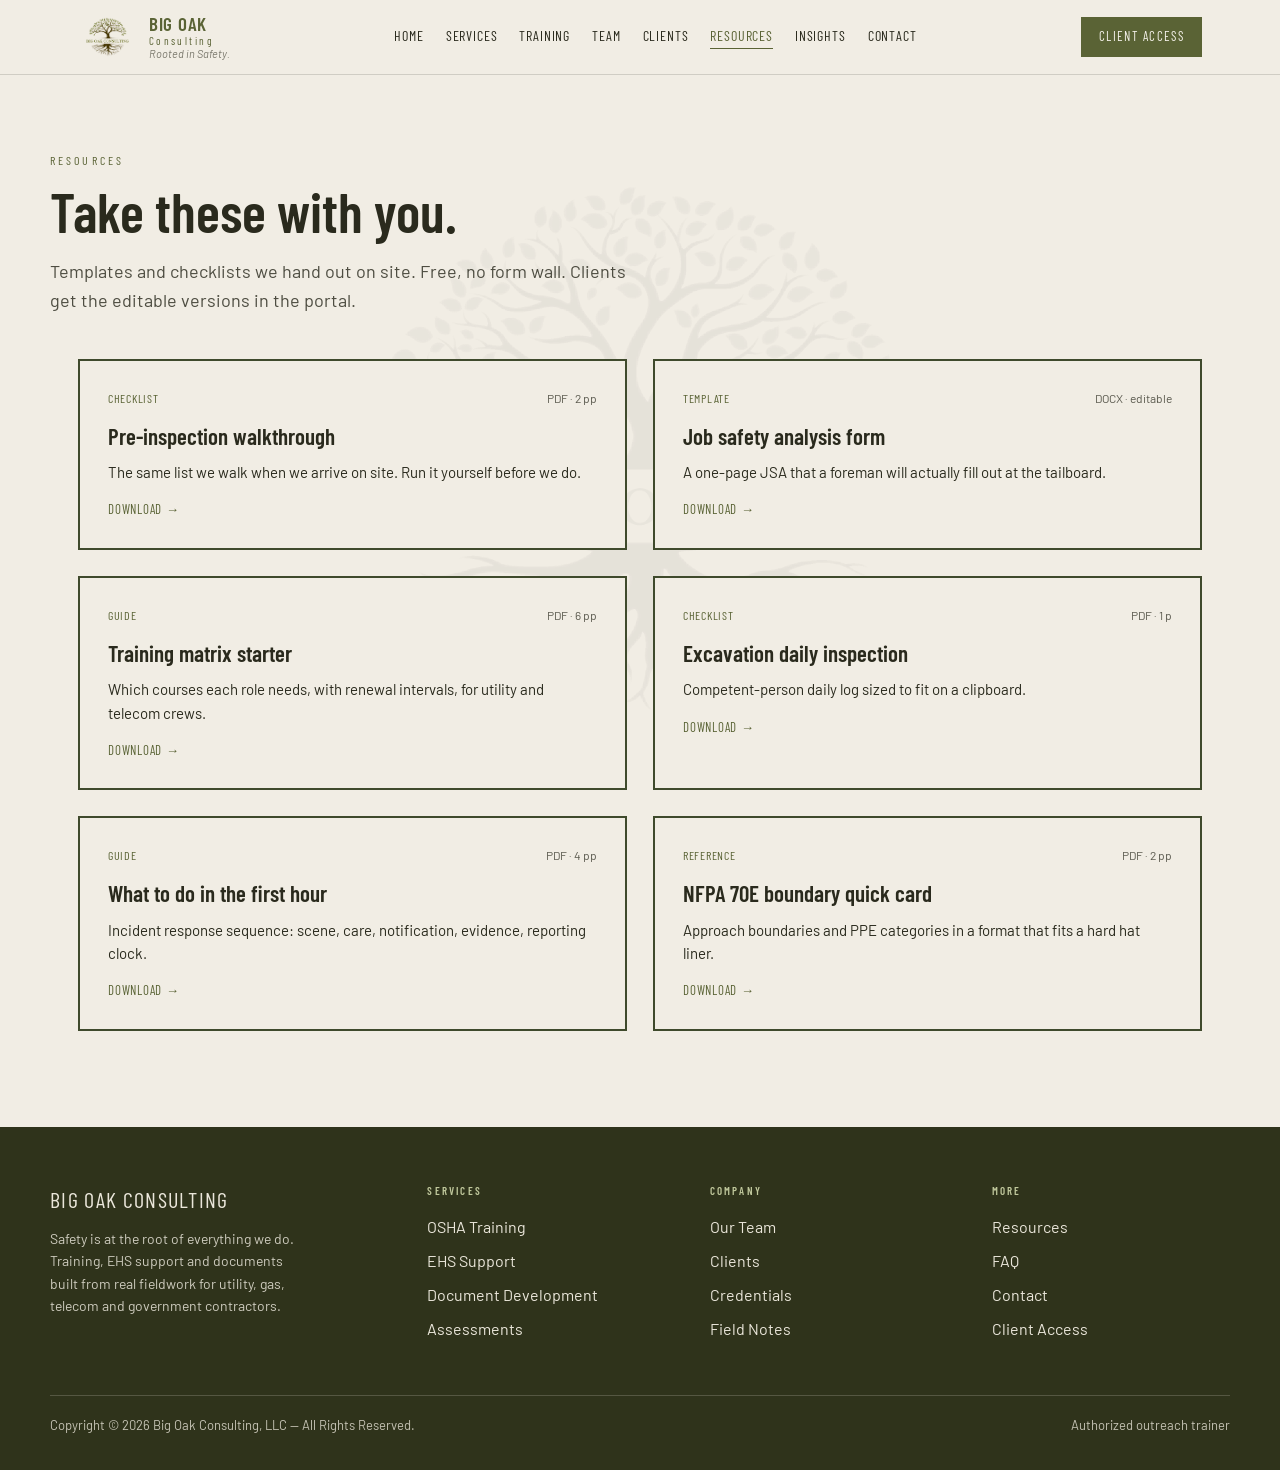
<file: site/resources.html>
<!doctype html>
<html lang="en">
<head>
<meta charset="utf-8" />
<meta name="viewport" content="width=device-width, initial-scale=1" />
<title>Resources | Big Oak Consulting</title>
<meta name="description" content="Free safety checklists, templates and guides from Big Oak Consulting." />
<link rel="icon" href="assets/big-oak-logo.png" />
<link rel="preconnect" href="https://fonts.googleapis.com">
<link rel="preconnect" href="https://fonts.gstatic.com" crossorigin>
<link rel="stylesheet" href="styles.css" />
</head>
<body>
<img class="watermark" src="assets/big-oak-logo.png" alt="" />

<a class="skip-link" href="#main">Skip to content</a>
<header class="site-header">
  <div class="container">
    <a class="brand" href="index.html">
      <img src="assets/big-oak-logo.png" alt="Big Oak Consulting" />
      <span class="brand-text">
        <span class="big-oak">Big Oak</span>
        <span class="consulting">Consulting</span>
        <span class="tagline">Rooted in Safety.</span>
      </span>
    </a>
    <nav class="main-nav" aria-label="Primary">
      <a href="index.html">Home</a>
      <a href="services.html">Services</a>
      <a href="training.html">Training</a>
      <a href="team.html">Team</a>
      <a href="clients.html">Clients</a>
      <a href="resources.html" aria-current="page">Resources</a>
      <a href="field-notes.html">Insights</a>
      <a href="contact.html">Contact</a>
    </nav>
    <div style="display:flex;align-items:center;gap:10px;">
      <a class="btn btn-primary btn-nav" href="contact.html">Client Access</a>
      <button class="nav-toggle" aria-expanded="false">Menu</button>
    </div>
  </div>
</header>

<main id="main">
  <div class="container page-header">
    <div class="eyebrow">Resources</div>
    <h1>Take these with you.</h1>
    <p class="lede">Templates and checklists we hand out on site. Free, no form wall. Clients get the editable versions in the portal.</p>
  </div>

  <!-- PLACEHOLDER: download targets are unimplemented; the six files referenced below don't exist yet -->
  <div class="container">
    <div class="grid-2">

      <div class="card resource-card">
        <div class="meta-row"><span class="kind">Checklist</span><span>PDF · 2 pp</span></div>
        <h3>Pre-inspection walkthrough</h3>
        <p>The same list we walk when we arrive on site. Run it yourself before we do.</p>
        <a class="download" href="#">Download →</a>
      </div>

      <div class="card resource-card">
        <div class="meta-row"><span class="kind">Template</span><span>DOCX · editable</span></div>
        <h3>Job safety analysis form</h3>
        <p>A one-page JSA that a foreman will actually fill out at the tailboard.</p>
        <a class="download" href="#">Download →</a>
      </div>

      <div class="card resource-card">
        <div class="meta-row"><span class="kind">Guide</span><span>PDF · 6 pp</span></div>
        <h3>Training matrix starter</h3>
        <p>Which courses each role needs, with renewal intervals, for utility and telecom crews.</p>
        <a class="download" href="#">Download →</a>
      </div>

      <div class="card resource-card">
        <div class="meta-row"><span class="kind">Checklist</span><span>PDF · 1 p</span></div>
        <h3>Excavation daily inspection</h3>
        <p>Competent-person daily log sized to fit on a clipboard.</p>
        <a class="download" href="#">Download →</a>
      </div>

      <div class="card resource-card">
        <div class="meta-row"><span class="kind">Guide</span><span>PDF · 4 pp</span></div>
        <h3>What to do in the first hour</h3>
        <p>Incident response sequence: scene, care, notification, evidence, reporting clock.</p>
        <a class="download" href="#">Download →</a>
      </div>

      <div class="card resource-card">
        <div class="meta-row"><span class="kind">Reference</span><span>PDF · 2 pp</span></div>
        <h3>NFPA 70E boundary quick card</h3>
        <p>Approach boundaries and PPE categories in a format that fits a hard hat liner.</p>
        <a class="download" href="#">Download →</a>
      </div>

    </div>
  </div>
</main>

<footer class="site-footer">
  <div class="container">
    <div class="footer-cols">
      <div>
        <div class="footer-brand">Big Oak Consulting</div>
        <p class="footer-blurb">Safety is at the root of everything we do. Training, EHS support and documents built from real fieldwork for utility, gas, telecom and government contractors.</p>
      </div>
      <div>
        <h4>Services</h4>
        <ul>
          <li><a href="training.html">OSHA Training</a></li>
          <li><a href="services.html">EHS Support</a></li>
          <li><a href="services.html">Document Development</a></li>
          <li><a href="services.html">Assessments</a></li>
        </ul>
      </div>
      <div>
        <h4>Company</h4>
        <ul>
          <li><a href="team.html">Our Team</a></li>
          <li><a href="clients.html">Clients</a></li>
          <li><a href="credentials.html">Credentials</a></li>
          <li><a href="field-notes.html">Field Notes</a></li>
        </ul>
      </div>
      <div>
        <h4>More</h4>
        <ul>
          <li><a href="resources.html">Resources</a></li>
          <li><a href="faq.html">FAQ</a></li>
          <li><a href="contact.html">Contact</a></li>
          <li><a href="contact.html">Client Access</a></li>
        </ul>
      </div>
    </div>
    <div class="footer-bottom">
      <span>Copyright © 2026 Big Oak Consulting, LLC — All Rights Reserved.</span>
      <span>Authorized outreach trainer</span>
    </div>
  </div>
</footer>

<script src="script.js"></script>
</body>
</html>
</file>
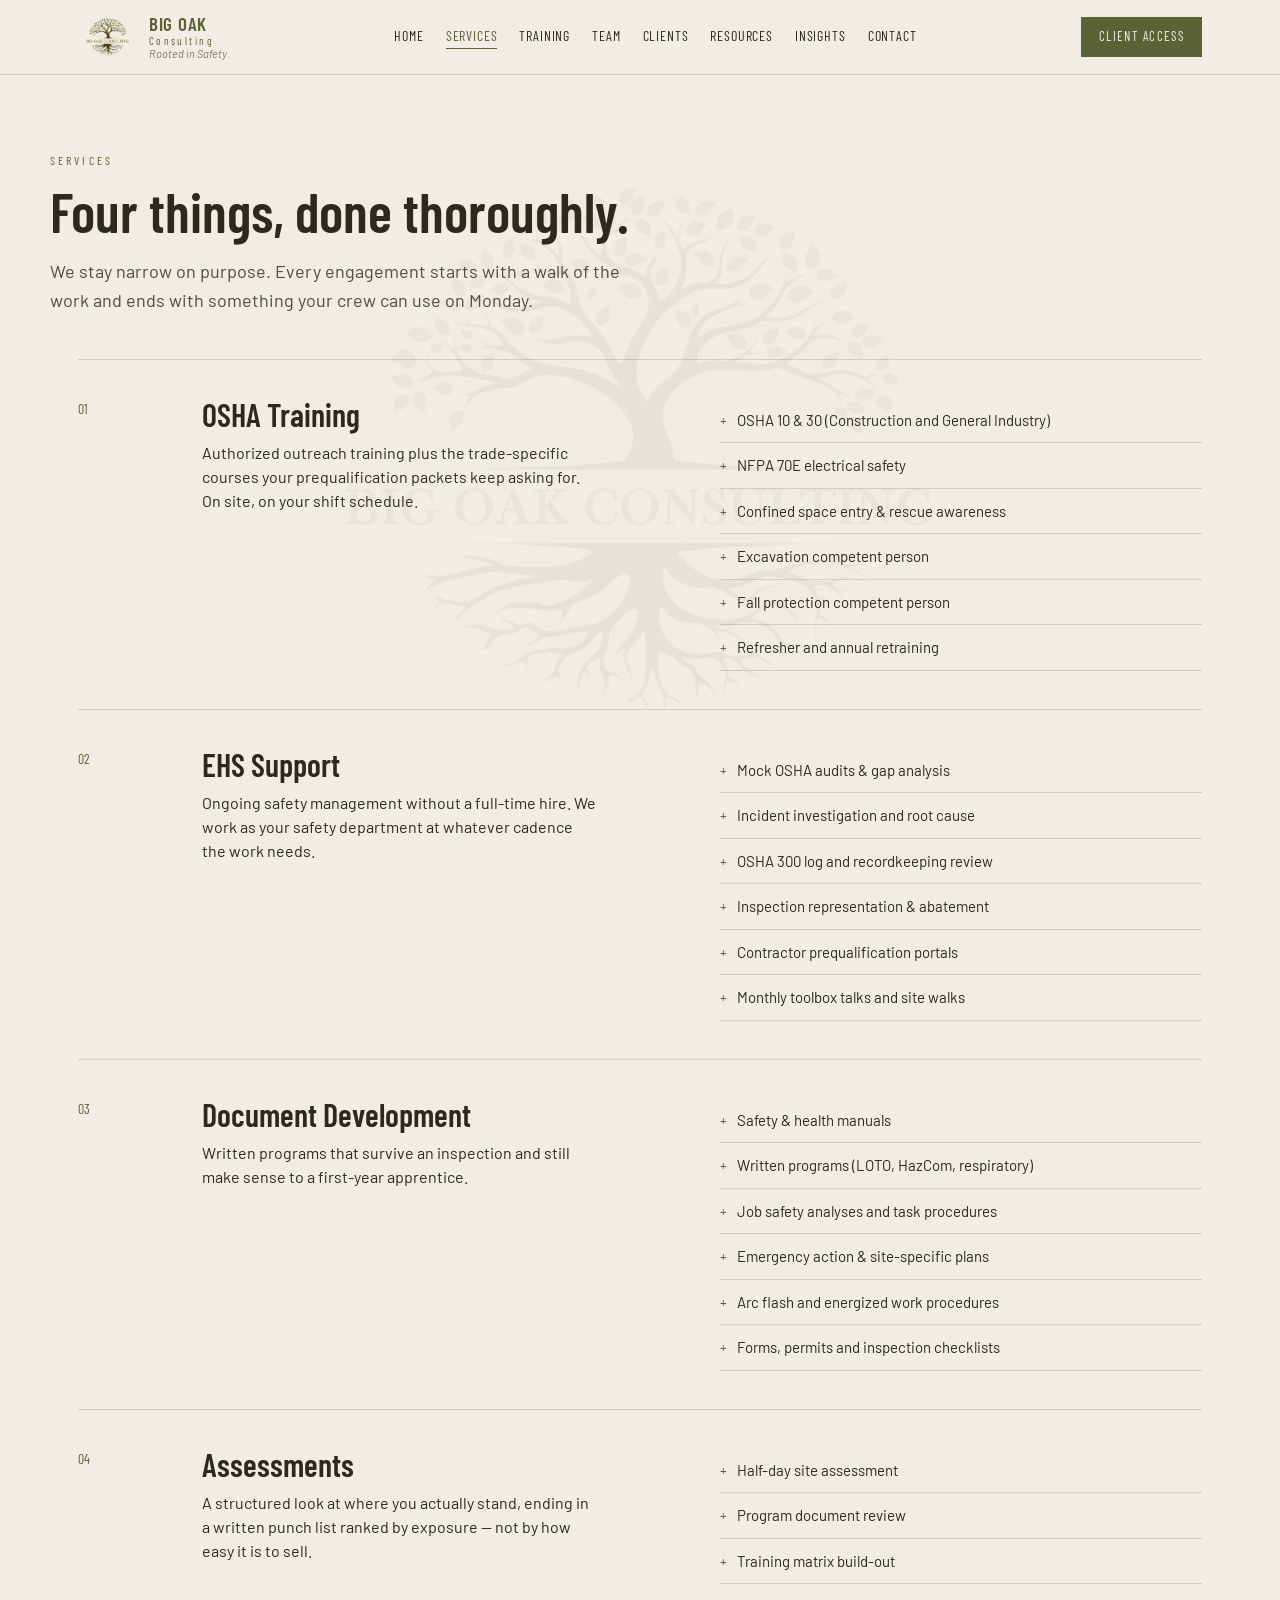
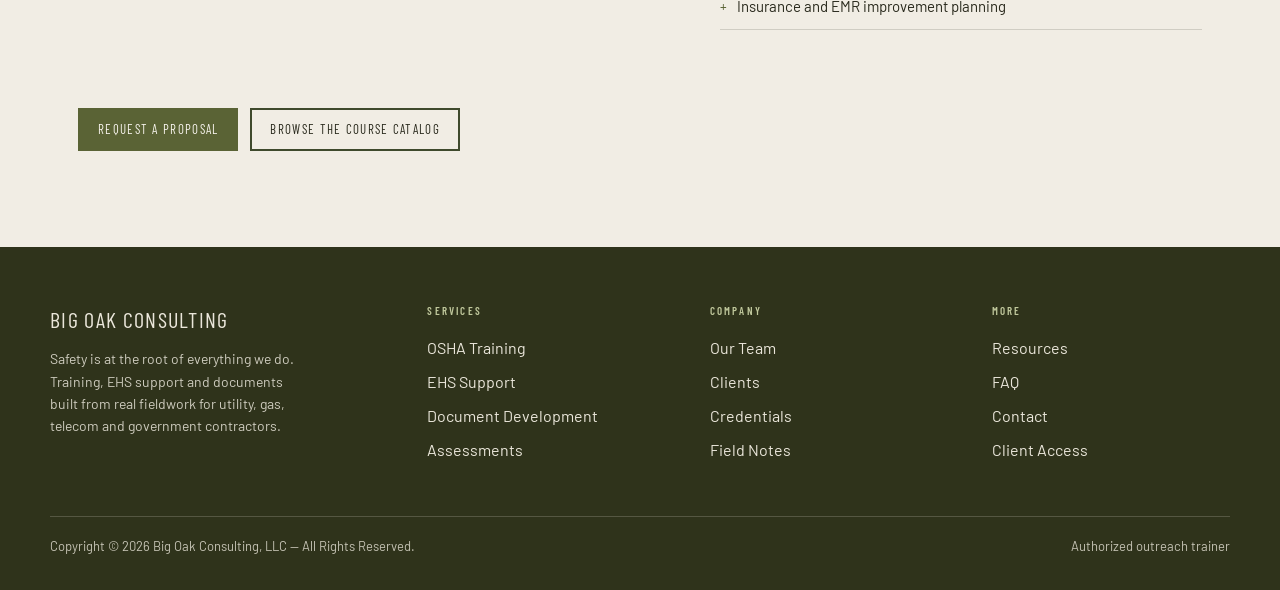
<file: site/services.html>
<!doctype html>
<html lang="en">
<head>
<meta charset="utf-8" />
<meta name="viewport" content="width=device-width, initial-scale=1" />
<title>Services | Big Oak Consulting</title>
<meta name="description" content="OSHA training, EHS support, document development and site assessments for utility, gas, telecom and government contractors." />
<link rel="icon" href="assets/big-oak-logo.png" />
<link rel="preconnect" href="https://fonts.googleapis.com">
<link rel="preconnect" href="https://fonts.gstatic.com" crossorigin>
<link rel="stylesheet" href="styles.css" />
</head>
<body>
<img class="watermark" src="assets/big-oak-logo.png" alt="" />

<a class="skip-link" href="#main">Skip to content</a>
<header class="site-header">
  <div class="container">
    <a class="brand" href="index.html">
      <img src="assets/big-oak-logo.png" alt="Big Oak Consulting" />
      <span class="brand-text">
        <span class="big-oak">Big Oak</span>
        <span class="consulting">Consulting</span>
        <span class="tagline">Rooted in Safety.</span>
      </span>
    </a>
    <nav class="main-nav" aria-label="Primary">
      <a href="index.html">Home</a>
      <a href="services.html" aria-current="page">Services</a>
      <a href="training.html">Training</a>
      <a href="team.html">Team</a>
      <a href="clients.html">Clients</a>
      <a href="resources.html">Resources</a>
      <a href="field-notes.html">Insights</a>
      <a href="contact.html">Contact</a>
    </nav>
    <div style="display:flex;align-items:center;gap:10px;">
      <a class="btn btn-primary btn-nav" href="contact.html">Client Access</a>
      <button class="nav-toggle" aria-expanded="false">Menu</button>
    </div>
  </div>
</header>

<main id="main">
  <div class="container page-header">
    <div class="eyebrow">Services</div>
    <h1>Four things, done thoroughly.</h1>
    <p class="lede">We stay narrow on purpose. Every engagement starts with a walk of the work and ends with something your crew can use on Monday.</p>
  </div>

  <div class="container">

    <div class="service-row">
      <div class="row-no">01</div>
      <div>
        <h2>OSHA Training</h2>
        <p class="desc">Authorized outreach training plus the trade-specific courses your prequalification packets keep asking for. On site, on your shift schedule.</p>
      </div>
      <ul class="deliverables">
        <li>OSHA 10 &amp; 30 (Construction and General Industry)</li>
        <li>NFPA 70E electrical safety</li>
        <li>Confined space entry &amp; rescue awareness</li>
        <li>Excavation competent person</li>
        <li>Fall protection competent person</li>
        <li>Refresher and annual retraining</li>
      </ul>
    </div>

    <div class="service-row">
      <div class="row-no">02</div>
      <div>
        <h2>EHS Support</h2>
        <p class="desc">Ongoing safety management without a full-time hire. We work as your safety department at whatever cadence the work needs.</p>
      </div>
      <ul class="deliverables">
        <li>Mock OSHA audits &amp; gap analysis</li>
        <li>Incident investigation and root cause</li>
        <li>OSHA 300 log and recordkeeping review</li>
        <li>Inspection representation &amp; abatement</li>
        <li>Contractor prequalification portals</li>
        <li>Monthly toolbox talks and site walks</li>
      </ul>
    </div>

    <div class="service-row">
      <div class="row-no">03</div>
      <div>
        <h2>Document Development</h2>
        <p class="desc">Written programs that survive an inspection and still make sense to a first-year apprentice.</p>
      </div>
      <ul class="deliverables">
        <li>Safety &amp; health manuals</li>
        <li>Written programs (LOTO, HazCom, respiratory)</li>
        <li>Job safety analyses and task procedures</li>
        <li>Emergency action &amp; site-specific plans</li>
        <li>Arc flash and energized work procedures</li>
        <li>Forms, permits and inspection checklists</li>
      </ul>
    </div>

    <div class="service-row">
      <div class="row-no">04</div>
      <div>
        <h2>Assessments</h2>
        <p class="desc">A structured look at where you actually stand, ending in a written punch list ranked by exposure — not by how easy it is to sell.</p>
      </div>
      <ul class="deliverables">
        <li>Half-day site assessment</li>
        <li>Program document review</li>
        <li>Training matrix build-out</li>
        <li>Insurance and EMR improvement planning</li>
      </ul>
    </div>

    <div class="page-footer-cta">
      <a class="btn btn-primary" href="contact.html">Request a proposal</a>
      <a class="btn btn-secondary" href="training.html">Browse the course catalog</a>
    </div>

  </div>
</main>

<footer class="site-footer">
  <div class="container">
    <div class="footer-cols">
      <div>
        <div class="footer-brand">Big Oak Consulting</div>
        <p class="footer-blurb">Safety is at the root of everything we do. Training, EHS support and documents built from real fieldwork for utility, gas, telecom and government contractors.</p>
      </div>
      <div>
        <h4>Services</h4>
        <ul>
          <li><a href="training.html">OSHA Training</a></li>
          <li><a href="services.html">EHS Support</a></li>
          <li><a href="services.html">Document Development</a></li>
          <li><a href="services.html">Assessments</a></li>
        </ul>
      </div>
      <div>
        <h4>Company</h4>
        <ul>
          <li><a href="team.html">Our Team</a></li>
          <li><a href="clients.html">Clients</a></li>
          <li><a href="credentials.html">Credentials</a></li>
          <li><a href="field-notes.html">Field Notes</a></li>
        </ul>
      </div>
      <div>
        <h4>More</h4>
        <ul>
          <li><a href="resources.html">Resources</a></li>
          <li><a href="faq.html">FAQ</a></li>
          <li><a href="contact.html">Contact</a></li>
          <li><a href="contact.html">Client Access</a></li>
        </ul>
      </div>
    </div>
    <div class="footer-bottom">
      <span>Copyright © 2026 Big Oak Consulting, LLC — All Rights Reserved.</span>
      <span>Authorized outreach trainer</span>
    </div>
  </div>
</footer>

<script src="script.js"></script>
</body>
</html>
</file>
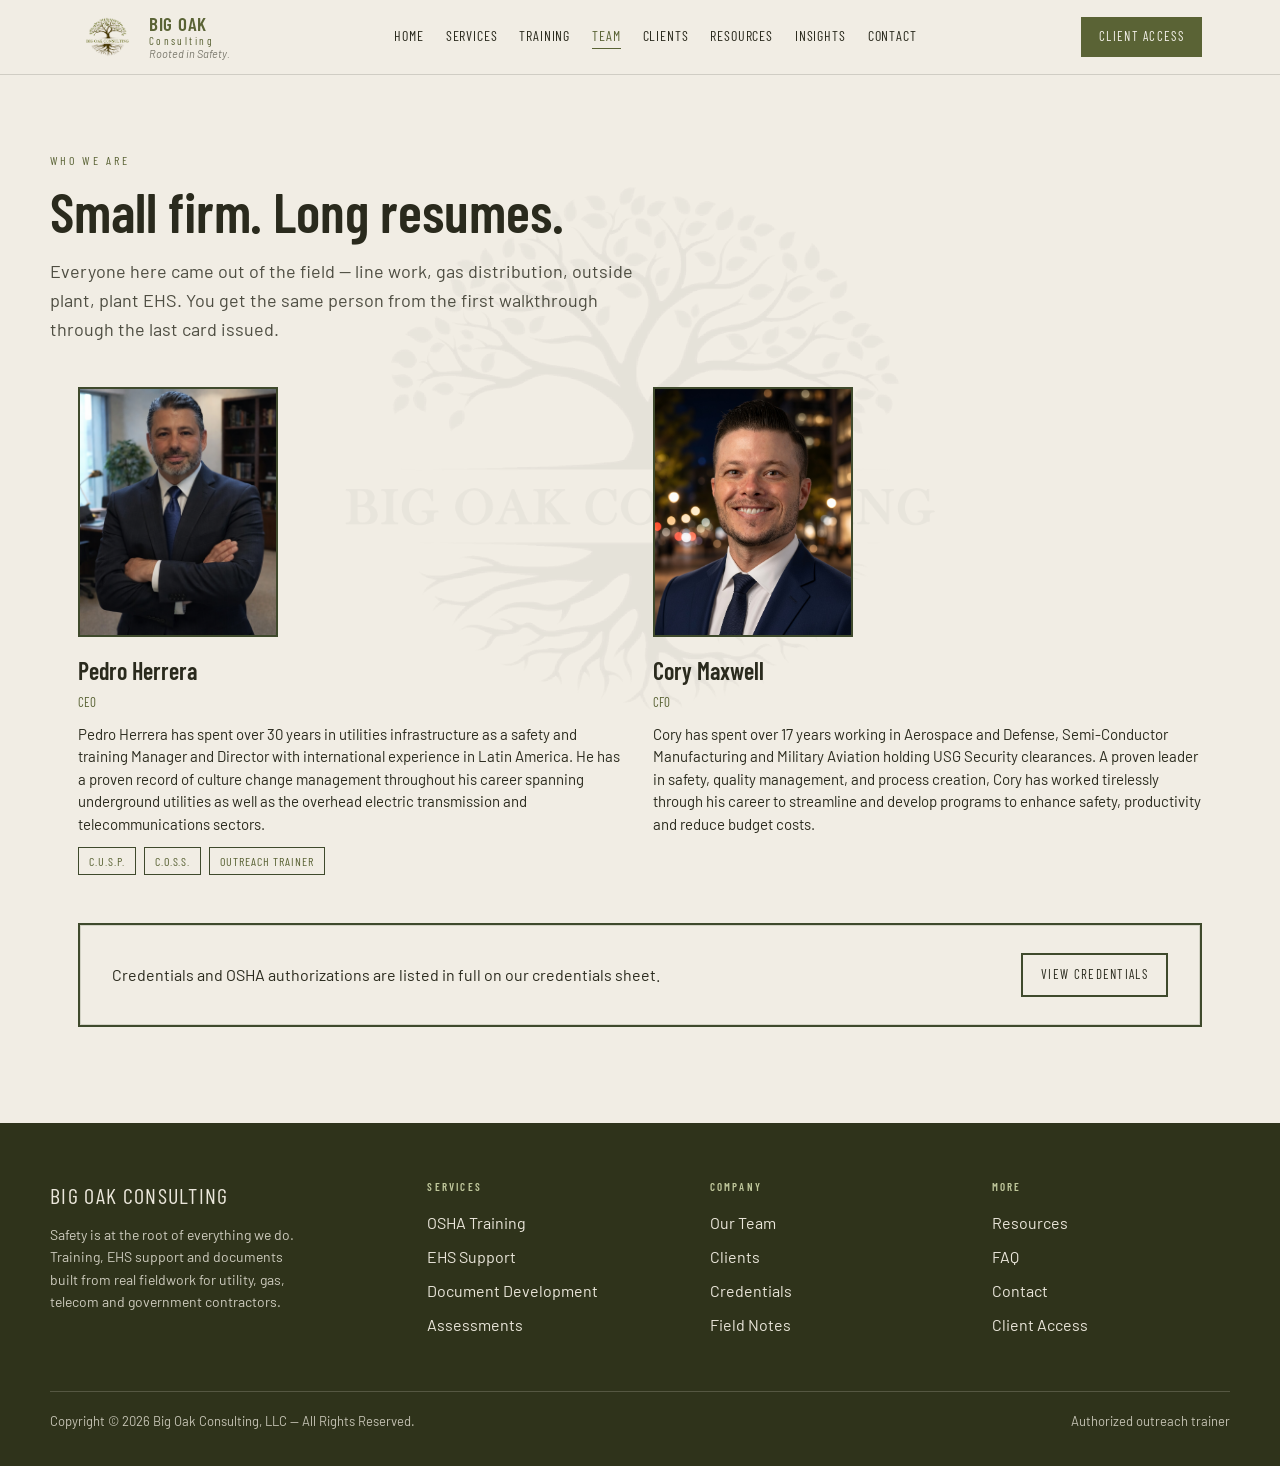
<file: site/team.html>
<!doctype html>
<html lang="en">
<head>
<meta charset="utf-8" />
<meta name="viewport" content="width=device-width, initial-scale=1" />
<title>Team | Big Oak Consulting</title>
<meta name="description" content="Meet the Big Oak Consulting team — safety consultants who came out of the field." />
<link rel="icon" href="assets/big-oak-logo.png" />
<link rel="preconnect" href="https://fonts.googleapis.com">
<link rel="preconnect" href="https://fonts.gstatic.com" crossorigin>
<link rel="stylesheet" href="styles.css" />
</head>
<body>
<img class="watermark" src="assets/big-oak-logo.png" alt="" />

<a class="skip-link" href="#main">Skip to content</a>
<header class="site-header">
  <div class="container">
    <a class="brand" href="index.html">
      <img src="assets/big-oak-logo.png" alt="Big Oak Consulting" />
      <span class="brand-text">
        <span class="big-oak">Big Oak</span>
        <span class="consulting">Consulting</span>
        <span class="tagline">Rooted in Safety.</span>
      </span>
    </a>
    <nav class="main-nav" aria-label="Primary">
      <a href="index.html">Home</a>
      <a href="services.html">Services</a>
      <a href="training.html">Training</a>
      <a href="team.html" aria-current="page">Team</a>
      <a href="clients.html">Clients</a>
      <a href="resources.html">Resources</a>
      <a href="field-notes.html">Insights</a>
      <a href="contact.html">Contact</a>
    </nav>
    <div style="display:flex;align-items:center;gap:10px;">
      <a class="btn btn-primary btn-nav" href="contact.html">Client Access</a>
      <button class="nav-toggle" aria-expanded="false">Menu</button>
    </div>
  </div>
</header>

<main id="main">
  <div class="container page-header">
    <div class="eyebrow">Who We Are</div>
    <h1>Small firm. Long resumes.</h1>
    <p class="lede">Everyone here came out of the field — line work, gas distribution, outside plant, plant EHS. You get the same person from the first walkthrough through the last card issued.</p>
  </div>

  <!-- PLACEHOLDER: bios, credentials and portraits below are still placeholder. Names/titles are real. -->
  <div class="container">
    <div class="grid-2">

      <div class="person">
        <div class="portrait"><img src="assets/pedro-herrera.jpg" alt="Pedro Herrera, CEO of Big Oak Consulting" /></div>
        <h3>Pedro Herrera</h3>
        <div class="role">CEO</div>
        <p class="bio">Pedro Herrera has spent over 30 years in utilities infrastructure as a safety and training Manager and Director with international experience in Latin America. He has a proven record of culture change management throughout his career spanning underground utilities as well as the overhead electric transmission and telecommunications sectors.</p>
        <div class="tags">
          <span class="tag tag-outline">C.U.S.P.</span>
          <span class="tag tag-outline">C.O.S.S.</span>
          <span class="tag tag-outline">Outreach Trainer</span>
        </div>
      </div>

      <div class="person">
        <div class="portrait"><img src="assets/cory-maxwell.jpg" alt="Cory Maxwell, CFO of Big Oak Consulting" /></div>
        <h3>Cory Maxwell</h3>
        <div class="role">CFO</div>
        <p class="bio">Cory has spent over 17 years working in Aerospace and Defense, Semi-Conductor Manufacturing and Military Aviation holding USG Security clearances. A proven leader in safety, quality management, and process creation, Cory has worked tirelessly through his career to streamline and develop programs to enhance safety, productivity and reduce budget costs.</p>
      </div>

    </div>

    <div class="blueprint info-bar">
      <p>Credentials and OSHA authorizations are listed in full on our credentials sheet.</p>
      <a class="btn btn-secondary" href="credentials.html">View credentials</a>
    </div>
  </div>
</main>

<footer class="site-footer">
  <div class="container">
    <div class="footer-cols">
      <div>
        <div class="footer-brand">Big Oak Consulting</div>
        <p class="footer-blurb">Safety is at the root of everything we do. Training, EHS support and documents built from real fieldwork for utility, gas, telecom and government contractors.</p>
      </div>
      <div>
        <h4>Services</h4>
        <ul>
          <li><a href="training.html">OSHA Training</a></li>
          <li><a href="services.html">EHS Support</a></li>
          <li><a href="services.html">Document Development</a></li>
          <li><a href="services.html">Assessments</a></li>
        </ul>
      </div>
      <div>
        <h4>Company</h4>
        <ul>
          <li><a href="team.html">Our Team</a></li>
          <li><a href="clients.html">Clients</a></li>
          <li><a href="credentials.html">Credentials</a></li>
          <li><a href="field-notes.html">Field Notes</a></li>
        </ul>
      </div>
      <div>
        <h4>More</h4>
        <ul>
          <li><a href="resources.html">Resources</a></li>
          <li><a href="faq.html">FAQ</a></li>
          <li><a href="contact.html">Contact</a></li>
          <li><a href="contact.html">Client Access</a></li>
        </ul>
      </div>
    </div>
    <div class="footer-bottom">
      <span>Copyright © 2026 Big Oak Consulting, LLC — All Rights Reserved.</span>
      <span>Authorized outreach trainer</span>
    </div>
  </div>
</footer>

<script src="script.js"></script>
</body>
</html>
</file>
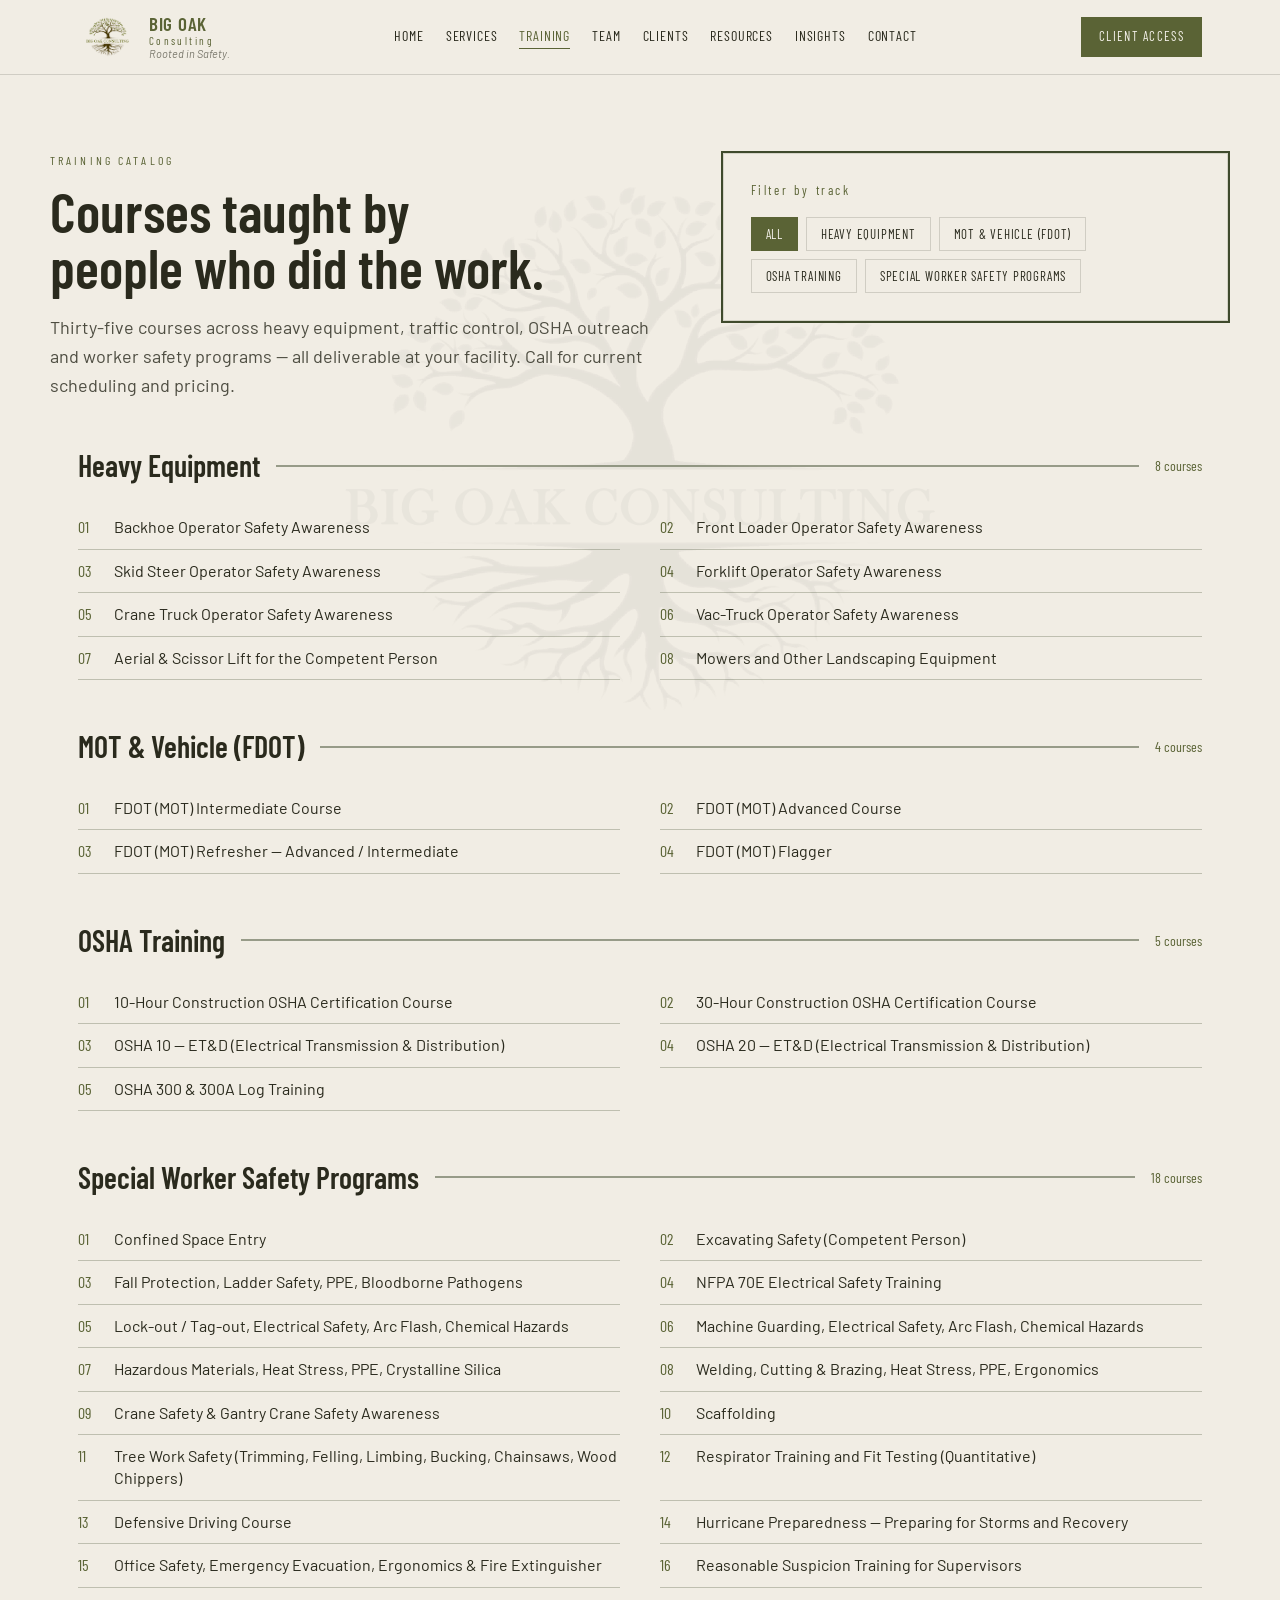
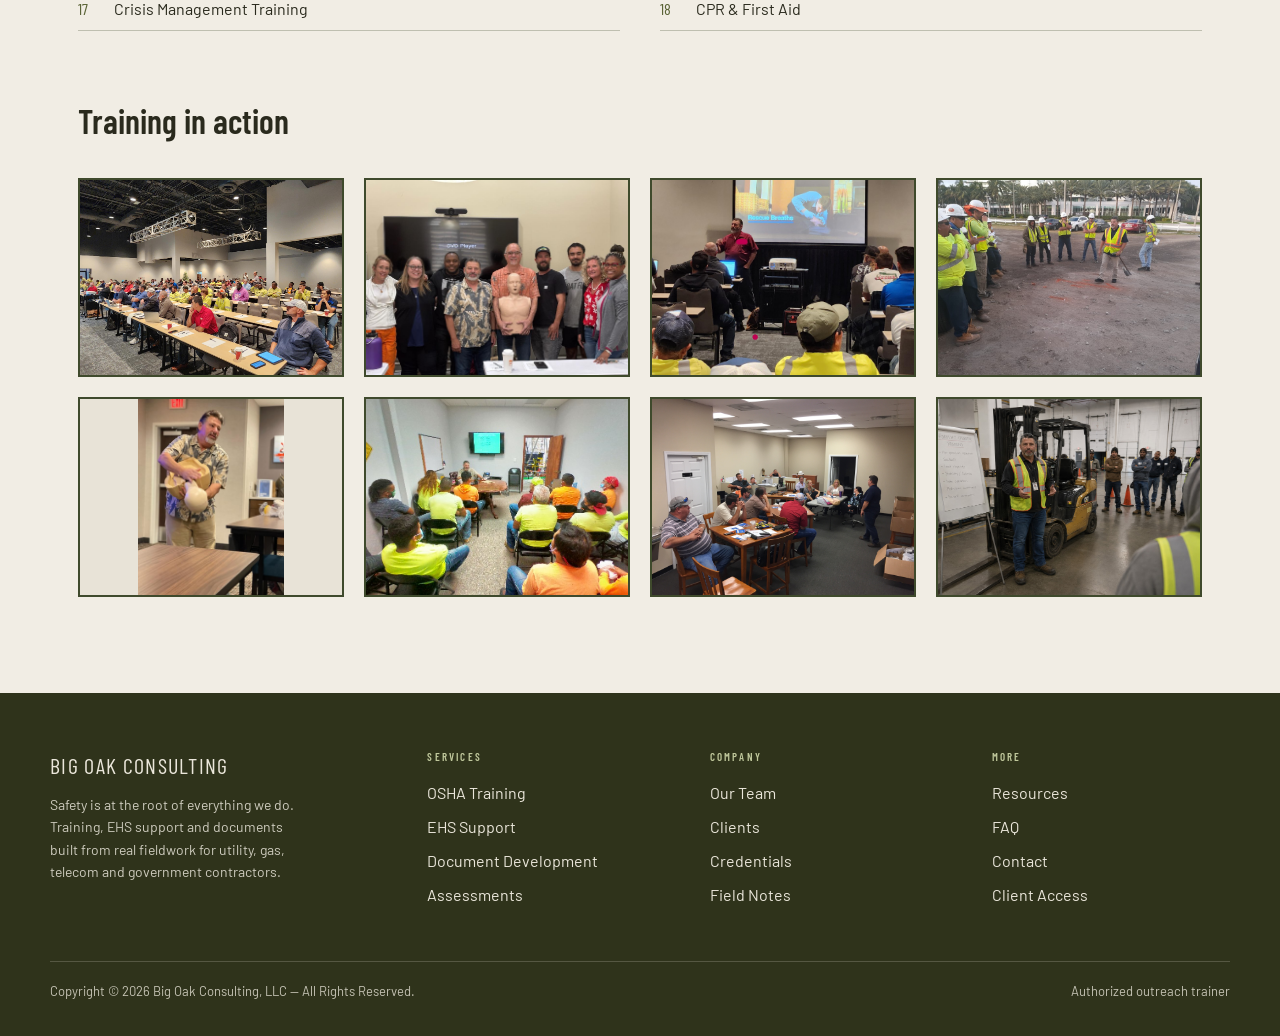
<file: site/training.html>
<!doctype html>
<html lang="en">
<head>
<meta charset="utf-8" />
<meta name="viewport" content="width=device-width, initial-scale=1" />
<title>Training Catalog | Big Oak Consulting</title>
<meta name="description" content="35 courses across heavy equipment, MOT, OSHA outreach and special worker safety programs — all deliverable on site." />
<link rel="icon" href="assets/big-oak-logo.png" />
<link rel="preconnect" href="https://fonts.googleapis.com">
<link rel="preconnect" href="https://fonts.gstatic.com" crossorigin>
<link rel="stylesheet" href="styles.css" />
</head>
<body>
<img class="watermark" src="assets/big-oak-logo.png" alt="" />

<a class="skip-link" href="#main">Skip to content</a>
<header class="site-header">
  <div class="container">
    <a class="brand" href="index.html">
      <img src="assets/big-oak-logo.png" alt="Big Oak Consulting" />
      <span class="brand-text">
        <span class="big-oak">Big Oak</span>
        <span class="consulting">Consulting</span>
        <span class="tagline">Rooted in Safety.</span>
      </span>
    </a>
    <nav class="main-nav" aria-label="Primary">
      <a href="index.html">Home</a>
      <a href="services.html">Services</a>
      <a href="training.html" aria-current="page">Training</a>
      <a href="team.html">Team</a>
      <a href="clients.html">Clients</a>
      <a href="resources.html">Resources</a>
      <a href="field-notes.html">Insights</a>
      <a href="contact.html">Contact</a>
    </nav>
    <div style="display:flex;align-items:center;gap:10px;">
      <a class="btn btn-primary btn-nav" href="contact.html">Client Access</a>
      <button class="nav-toggle" aria-expanded="false">Menu</button>
    </div>
  </div>
</header>

<main id="main">
  <div class="container page-header training-head">
    <div>
      <div class="eyebrow">Training Catalog</div>
      <h1>Courses taught by people who did the work.</h1>
      <p class="lede">Thirty-five courses across heavy equipment, traffic control, OSHA outreach and worker safety programs — all deliverable at your facility. Call for current scheduling and pricing.</p>
    </div>
    <div class="blueprint">
      <div class="filter-kicker">Filter by track</div>
      <div class="chip-row" role="group" aria-label="Filter courses by track">
        <button class="chip active" data-track="All" aria-pressed="true">All</button>
        <button class="chip" data-track="Heavy Equipment" aria-pressed="false">Heavy Equipment</button>
        <button class="chip" data-track="MOT" aria-pressed="false">MOT &amp; Vehicle (FDOT)</button>
        <button class="chip" data-track="OSHA" aria-pressed="false">OSHA Training</button>
        <button class="chip" data-track="Special" aria-pressed="false">Special Worker Safety Programs</button>
      </div>
    </div>
  </div>

  <div class="container">

    <div class="course-group" data-track="Heavy Equipment">
      <div class="course-group-head">
        <h2>Heavy Equipment</h2>
        <div class="rule"></div>
        <div class="count">8 courses</div>
      </div>
      <ul class="course-list">
        <li><span class="idx">01</span><span>Backhoe Operator Safety Awareness</span></li>
        <li><span class="idx">02</span><span>Front Loader Operator Safety Awareness</span></li>
        <li><span class="idx">03</span><span>Skid Steer Operator Safety Awareness</span></li>
        <li><span class="idx">04</span><span>Forklift Operator Safety Awareness</span></li>
        <li><span class="idx">05</span><span>Crane Truck Operator Safety Awareness</span></li>
        <li><span class="idx">06</span><span>Vac-Truck Operator Safety Awareness</span></li>
        <li><span class="idx">07</span><span>Aerial &amp; Scissor Lift for the Competent Person</span></li>
        <li><span class="idx">08</span><span>Mowers and Other Landscaping Equipment</span></li>
      </ul>
    </div>

    <div class="course-group" data-track="MOT">
      <div class="course-group-head">
        <h2>MOT &amp; Vehicle (FDOT)</h2>
        <div class="rule"></div>
        <div class="count">4 courses</div>
      </div>
      <ul class="course-list">
        <li><span class="idx">01</span><span>FDOT (MOT) Intermediate Course</span></li>
        <li><span class="idx">02</span><span>FDOT (MOT) Advanced Course</span></li>
        <li><span class="idx">03</span><span>FDOT (MOT) Refresher — Advanced / Intermediate</span></li>
        <li><span class="idx">04</span><span>FDOT (MOT) Flagger</span></li>
      </ul>
    </div>

    <div class="course-group" data-track="OSHA">
      <div class="course-group-head">
        <h2>OSHA Training</h2>
        <div class="rule"></div>
        <div class="count">5 courses</div>
      </div>
      <ul class="course-list">
        <li><span class="idx">01</span><span>10-Hour Construction OSHA Certification Course</span></li>
        <li><span class="idx">02</span><span>30-Hour Construction OSHA Certification Course</span></li>
        <li><span class="idx">03</span><span>OSHA 10 — ET&amp;D (Electrical Transmission &amp; Distribution)</span></li>
        <li><span class="idx">04</span><span>OSHA 20 — ET&amp;D (Electrical Transmission &amp; Distribution)</span></li>
        <li><span class="idx">05</span><span>OSHA 300 &amp; 300A Log Training</span></li>
      </ul>
    </div>

    <div class="course-group" data-track="Special">
      <div class="course-group-head">
        <h2>Special Worker Safety Programs</h2>
        <div class="rule"></div>
        <div class="count">18 courses</div>
      </div>
      <ul class="course-list">
        <li><span class="idx">01</span><span>Confined Space Entry</span></li>
        <li><span class="idx">02</span><span>Excavating Safety (Competent Person)</span></li>
        <li><span class="idx">03</span><span>Fall Protection, Ladder Safety, PPE, Bloodborne Pathogens</span></li>
        <li><span class="idx">04</span><span>NFPA 70E Electrical Safety Training</span></li>
        <li><span class="idx">05</span><span>Lock-out / Tag-out, Electrical Safety, Arc Flash, Chemical Hazards</span></li>
        <li><span class="idx">06</span><span>Machine Guarding, Electrical Safety, Arc Flash, Chemical Hazards</span></li>
        <li><span class="idx">07</span><span>Hazardous Materials, Heat Stress, PPE, Crystalline Silica</span></li>
        <li><span class="idx">08</span><span>Welding, Cutting &amp; Brazing, Heat Stress, PPE, Ergonomics</span></li>
        <li><span class="idx">09</span><span>Crane Safety &amp; Gantry Crane Safety Awareness</span></li>
        <li><span class="idx">10</span><span>Scaffolding</span></li>
        <li><span class="idx">11</span><span>Tree Work Safety (Trimming, Felling, Limbing, Bucking, Chainsaws, Wood Chippers)</span></li>
        <li><span class="idx">12</span><span>Respirator Training and Fit Testing (Quantitative)</span></li>
        <li><span class="idx">13</span><span>Defensive Driving Course</span></li>
        <li><span class="idx">14</span><span>Hurricane Preparedness — Preparing for Storms and Recovery</span></li>
        <li><span class="idx">15</span><span>Office Safety, Emergency Evacuation, Ergonomics &amp; Fire Extinguisher</span></li>
        <li><span class="idx">16</span><span>Reasonable Suspicion Training for Supervisors</span></li>
        <li><span class="idx">17</span><span>Crisis Management Training</span></li>
        <li><span class="idx">18</span><span>CPR &amp; First Aid</span></li>
      </ul>
    </div>

  </div>

  <!-- PLACEHOLDER: swap these photo-cell placeholders for real training photos -->
  <div id="gallery" class="container" style="padding-top: 20px;">
    <div class="section-head"><h2>Training in action</h2></div>
    <div class="photo-grid">
      <div class="photo-cell"><img src="assets/training-photo-1.jpg" alt="Big Oak Consulting safety training session with a full classroom of crew members" /></div>
      <div class="photo-cell"><img src="assets/training-photo-2.jpg" alt="Big Oak Consulting CPR training session group photo" /></div>
      <div class="photo-cell"><img src="assets/training-photo-3.jpg" alt="Big Oak Consulting CPR and rescue breaths training class" /></div>
      <div class="photo-cell"><img src="assets/training-photo-4.jpg" alt="Big Oak Consulting jobsite safety briefing with crew in hard hats and safety vests" /></div>
      <div class="photo-cell contain"><img src="assets/training-photo-5.jpg" alt="Big Oak Consulting instructor demonstrating with a CPR training mannequin" /></div>
      <div class="photo-cell"><img src="assets/training-photo-6.jpg" alt="Big Oak Consulting classroom safety training session" /></div>
      <div class="photo-cell"><img src="assets/training-photo-7.jpg" alt="Big Oak Consulting supervisor training session in a company office" /></div>
      <div class="photo-cell"><img src="assets/training-photo-8.jpg" alt="Big Oak Consulting forklift operator training class in a warehouse" /></div>
    </div>
  </div>
</main>

<footer class="site-footer">
  <div class="container">
    <div class="footer-cols">
      <div>
        <div class="footer-brand">Big Oak Consulting</div>
        <p class="footer-blurb">Safety is at the root of everything we do. Training, EHS support and documents built from real fieldwork for utility, gas, telecom and government contractors.</p>
      </div>
      <div>
        <h4>Services</h4>
        <ul>
          <li><a href="training.html">OSHA Training</a></li>
          <li><a href="services.html">EHS Support</a></li>
          <li><a href="services.html">Document Development</a></li>
          <li><a href="services.html">Assessments</a></li>
        </ul>
      </div>
      <div>
        <h4>Company</h4>
        <ul>
          <li><a href="team.html">Our Team</a></li>
          <li><a href="clients.html">Clients</a></li>
          <li><a href="credentials.html">Credentials</a></li>
          <li><a href="field-notes.html">Field Notes</a></li>
        </ul>
      </div>
      <div>
        <h4>More</h4>
        <ul>
          <li><a href="resources.html">Resources</a></li>
          <li><a href="faq.html">FAQ</a></li>
          <li><a href="contact.html">Contact</a></li>
          <li><a href="contact.html">Client Access</a></li>
        </ul>
      </div>
    </div>
    <div class="footer-bottom">
      <span>Copyright © 2026 Big Oak Consulting, LLC — All Rights Reserved.</span>
      <span>Authorized outreach trainer</span>
    </div>
  </div>
</footer>

<script src="script.js"></script>
</body>
</html>
</file>
<file: site/styles.css>
/* ============================================================
   Big Oak Consulting — Site Stylesheet
   Design system: "Industry" (retoned oak/olive), per design handoff.
   Square corners, hairline "blueprint" cards, one solid button per view.
   ============================================================ */

@import url('https://fonts.googleapis.com/css2?family=Barlow:wght@400;500;600&family=Barlow+Condensed:wght@500;600;700&display=swap');

:root {
  /* Base tokens */
  --color-bg: #f1ede4;
  --color-surface: #e8e3d7;
  --color-text: #2a2a1d;
  --color-accent: #6f7a42;
  --color-accent-2: #7a6a45;
  --color-divider: color-mix(in srgb, #2a2a1d 16%, transparent);
  --border-green: #3f4a2c;

  /* Olive accent ramp */
  --accent-100: #e9ebda;
  --accent-200: #d6dbbb;
  --accent-300: #c0c89c;
  --accent-400: #a4ae7c;
  --accent-500: #88925d;
  --accent-600: #6f7a42;
  --accent-700: #5a6335;
  --accent-800: #454b28;
  --accent-900: #2f331b;

  /* Bark/brown ramp */
  --bark-100: #ece7da;
  --bark-200: #dcd3bd;
  --bark-300: #c8bb9d;
  --bark-400: #b0a07d;
  --bark-500: #96855f;
  --bark-600: #7a6a45;
  --bark-700: #635538;
  --bark-800: #4b402a;
  --bark-900: #33291c;

  --font-heading: 'Barlow Condensed', 'Arial Narrow', sans-serif;
  --font-body: 'Barlow', Arial, sans-serif;
}

* { box-sizing: border-box; }
html { scroll-behavior: smooth; }

body {
  margin: 0;
  background: var(--color-bg);
  color: var(--color-text);
  font-family: var(--font-body);
  font-size: 16px;
  line-height: 1.5;
  position: relative;
}

h1, h2, h3, h4 {
  font-family: var(--font-heading);
  margin: 0;
  font-weight: 600;
}

p { margin: 0; }
ul, ol { margin: 0; padding: 0; list-style: none; }

a {
  color: var(--accent-700);
  text-decoration: none;
}
a:hover { color: var(--accent-900); }

*:focus-visible {
  outline: 2px solid var(--color-accent);
  outline-offset: 2px;
}

img { max-width: 100%; display: block; }

/* ---------- Layout container ---------- */
.container {
  max-width: 1180px;
  margin: 0 auto;
  padding: 0 28px;
}

main { padding-bottom: 96px; }

/* ---------- Background watermark ---------- */
.watermark {
  position: fixed;
  left: 50%;
  top: 50%;
  transform: translate(-50%, -50%);
  width: 64vw;
  max-width: 900px;
  opacity: 0.055;
  filter: grayscale(1) contrast(1.1);
  pointer-events: none;
  z-index: 0;
}

body > * { position: relative; z-index: 1; }
header.site-header { z-index: 20; }

/* ---------- Header ---------- */
.site-header {
  position: sticky;
  top: 0;
  background: color-mix(in srgb, #f1ede4 92%, transparent);
  backdrop-filter: blur(6px);
  border-bottom: 1px solid var(--color-divider);
}

.site-header .container {
  padding: 14px 28px;
  display: flex;
  align-items: center;
  justify-content: space-between;
  gap: 20px;
}

.brand {
  display: flex;
  align-items: center;
  gap: 12px;
}

.brand img { height: 42px; width: auto; }

.brand-text { display: flex; flex-direction: column; line-height: 1.1; }
.brand-text .big-oak {
  font-family: var(--font-heading);
  font-size: 19px;
  font-weight: 600;
  letter-spacing: 0.04em;
  text-transform: uppercase;
}
.brand-text .consulting {
  font-family: var(--font-heading);
  font-size: 11px;
  letter-spacing: 0.22em;
  color: var(--accent-700);
}
.brand-text .tagline {
  font-family: var(--font-body);
  font-size: 11px;
  font-style: italic;
  color: color-mix(in srgb, var(--color-text) 60%, transparent);
  margin-top: 1px;
}
@media (max-width: 720px) {
  .brand-text .tagline { display: none; }
}

nav.main-nav {
  display: flex;
  gap: 22px;
  align-items: center;
}

nav.main-nav a {
  font-family: var(--font-heading);
  font-size: 14px;
  letter-spacing: 0.06em;
  text-transform: uppercase;
  color: var(--color-text);
  border-bottom: 1px solid transparent;
  padding-bottom: 2px;
}
nav.main-nav a:hover,
nav.main-nav a[aria-current="page"] {
  color: var(--accent-700);
  border-bottom-color: var(--accent-700);
}

.nav-toggle {
  display: none;
  background: none;
  border: 2px solid var(--border-green);
  padding: 8px 10px;
  cursor: pointer;
  font-family: var(--font-heading);
  font-size: 13px;
  letter-spacing: 0.08em;
  text-transform: uppercase;
}

/* ---------- Buttons ---------- */
.btn {
  display: inline-flex;
  align-items: center;
  justify-content: center;
  font-family: var(--font-heading);
  font-size: 13px;
  letter-spacing: 0.1em;
  text-transform: uppercase;
  padding: 10px 18px;
  border: 2px solid var(--accent-700);
  cursor: pointer;
  transition: background-color 150ms, color 150ms, border-color 150ms;
}
.btn-primary {
  background: var(--accent-700);
  color: #f6f3ec;
}
.btn-primary:hover { background: var(--accent-900); border-color: var(--accent-900); color: #f6f3ec; }
.btn-secondary {
  background: transparent;
  color: var(--color-text);
  border-color: var(--border-green);
}
.btn-secondary:hover { color: var(--accent-700); border-color: var(--accent-700); }
.btn-ghost {
  background: transparent;
  color: var(--color-text);
  border-color: transparent;
}
.btn-ghost:hover { color: var(--accent-700); }
.btn-nav {
  padding: 8px 16px;
}

/* ---------- Tags ---------- */
.tag {
  display: inline-block;
  font-family: var(--font-heading);
  font-size: 12px;
  letter-spacing: 0.08em;
  text-transform: uppercase;
  padding: 4px 10px;
  border: 1px solid var(--color-divider);
}
.tag-accent { background: var(--accent-100); color: var(--accent-800); border-color: transparent; }
.tag-outline { background: transparent; color: var(--accent-700); border: 1px solid var(--border-green); }

/* ---------- Blueprint / card ---------- */
.blueprint, .card {
  border: 2px solid var(--border-green);
  background: var(--color-bg);
}
.blueprint {
  box-shadow: inset 0 0 0 1px color-mix(in srgb, #3f4a2c 16%, transparent);
  padding: 28px;
}
.card { padding: 28px; display: flex; flex-direction: column; }
.card-kicker {
  font-family: var(--font-heading);
  font-size: 13px;
  color: var(--accent-700);
  margin-bottom: 10px;
}

/* ---------- Form fields ---------- */
.field { display: flex; flex-direction: column; gap: 6px; }
.field label {
  font-family: var(--font-heading);
  font-size: 11px;
  letter-spacing: 0.16em;
  text-transform: uppercase;
  color: color-mix(in srgb, var(--color-text) 78%, transparent);
}
.input, textarea.input, select.input {
  font-family: var(--font-body);
  font-size: 15px;
  padding: 10px 12px;
  border: 2px solid color-mix(in srgb, #3f4a2c 70%, transparent);
  background: var(--color-bg);
  color: var(--color-text);
  appearance: none;
  -webkit-appearance: none;
  border-radius: 0;
  width: 100%;
}
.input:hover, textarea.input:hover, select.input:hover { border-color: var(--border-green); }
.input:focus, textarea.input:focus, select.input:focus { border-color: var(--border-green); }
textarea.input { resize: vertical; }

select.input {
  background-image: linear-gradient(45deg, transparent 50%, var(--border-green) 50%),
                     linear-gradient(135deg, var(--border-green) 50%, transparent 50%);
  background-position: calc(100% - 18px) center, calc(100% - 13px) center;
  background-size: 5px 5px, 5px 5px;
  background-repeat: no-repeat;
}

/* ---------- Table ---------- */
.table { width: 100%; border-collapse: collapse; }
.table th {
  text-align: left;
  font-family: var(--font-heading);
  font-size: 13px;
  letter-spacing: 0.08em;
  text-transform: uppercase;
  padding: 10px 12px;
  border-bottom: 2px solid var(--border-green);
}
.table td {
  padding: 14px 12px;
  border-bottom: 1px solid color-mix(in srgb, #3f4a2c 28%, transparent);
  font-size: 15px;
}

/* ---------- Eyebrow / kicker ---------- */
.eyebrow {
  font-family: var(--font-heading);
  font-size: 12px;
  letter-spacing: 0.26em;
  text-transform: uppercase;
  color: var(--accent-700);
  margin-bottom: 14px;
}

/* ---------- Page header block ---------- */
.page-header { padding: 76px 0 44px; }
.page-header h1 {
  font-size: 56px;
  line-height: 1.0;
  text-wrap: balance;
}
.page-header .lede {
  margin-top: 18px;
  font-size: 18px;
  line-height: 1.6;
  max-width: 60ch;
  color: color-mix(in srgb, var(--color-text) 82%, transparent);
  text-wrap: pretty;
}

/* ---------- Section rhythm ---------- */
section { padding: 56px 0; }
section.tight { padding: 40px 0; }

.section-head {
  display: flex;
  align-items: baseline;
  justify-content: space-between;
  margin-bottom: 32px;
  flex-wrap: wrap;
  gap: 12px;
}
.section-head h2 { font-size: 34px; }

/* ---------- Mission statement band ---------- */
.mission-band {
  padding: 40px 0;
  border-bottom: 1px solid var(--color-divider);
  text-align: center;
}
.mission-band p {
  font-family: var(--font-heading);
  font-size: 26px;
  line-height: 1.25;
  color: var(--accent-700);
  max-width: 44ch;
  margin: 0 auto;
}

/* ---------- Home hero ---------- */
.hero {
  padding: 88px 0 64px;
  border-bottom: 1px solid var(--color-divider);
}
.hero .container {
  display: grid;
  grid-template-columns: 1.15fr 0.85fr;
  gap: 56px;
  align-items: end;
}
.hero h1 {
  font-size: 68px;
  line-height: 0.98;
  letter-spacing: -0.01em;
  text-wrap: balance;
}
.hero .lede {
  margin-top: 20px;
  font-size: 18px;
  line-height: 1.6;
  max-width: 52ch;
}
.hero .cta-row {
  margin-top: 28px;
  display: flex;
  flex-wrap: wrap;
  gap: 12px;
}
.stat-panel .kicker { font-family: var(--font-heading); font-size: 13px; letter-spacing: 0.2em; color: var(--accent-700); margin-bottom: 18px; }
.stat-row {
  display: flex;
  align-items: baseline;
  gap: 18px;
  padding-top: 14px;
  border-top: 1px solid var(--color-divider);
  margin-top: 14px;
}
.stat-row:first-of-type { border-top: none; margin-top: 0; padding-top: 0; }
.stat-row .n { font-size: 38px; min-width: 104px; color: var(--accent-700); font-family: var(--font-heading); }
.stat-row .label { font-size: 14px; }

/* ---------- Where we help / 3-card grid ---------- */
.grid-3 { display: grid; grid-template-columns: repeat(3, 1fr); gap: 26px; }
.grid-2 { display: grid; grid-template-columns: repeat(2, 1fr); gap: 26px; }
.service-card .no { font-family: var(--font-heading); color: var(--accent-700); font-size: 13px; margin-bottom: 10px; }
.service-card h3 { font-size: 24px; margin-bottom: 10px; }
.service-card p { font-size: 15px; line-height: 1.55; }

/* ---------- Dark band ---------- */
.band-dark {
  background: var(--accent-900);
  color: #f2efe6;
  padding: 56px 34px;
}
.band-dark .container { padding: 0; max-width: 1180px; }
.band-dark .split { display: grid; grid-template-columns: 0.9fr 1.1fr; gap: 48px; }
.band-dark .eyebrow { color: var(--accent-300); }
.band-dark h2 { font-size: 40px; line-height: 1.02; color: #f2efe6; }
.industry-list { display: grid; grid-template-columns: repeat(2, 1fr); gap: 0 32px; }
.industry-list li {
  display: flex;
  justify-content: space-between;
  padding: 12px 0;
  border-bottom: 1px solid color-mix(in srgb, #f2efe6 18%, transparent);
}
.industry-list .tag-dark {
  font-family: var(--font-heading);
  font-size: 12px;
  color: var(--accent-300);
  text-transform: uppercase;
}

/* ---------- Testimonials ---------- */
.testimonial p.quote {
  font-family: var(--font-heading);
  font-weight: 500;
  font-size: 21px;
  line-height: 1.28;
}
.testimonial .attrib {
  margin-top: auto;
  padding-top: 18px;
  font-size: 13px;
  color: color-mix(in srgb, var(--color-text) 75%, transparent);
}

/* ---------- Closing CTA ---------- */
.closing-cta {
  padding: 44px 36px;
  display: flex;
  justify-content: space-between;
  align-items: center;
  flex-wrap: wrap;
  gap: 24px;
}
.closing-cta h2 { font-size: 32px; margin-bottom: 8px; }
.closing-cta p { font-size: 16px; max-width: 48ch; }

/* ---------- Services page rows ---------- */
.service-row {
  display: grid;
  grid-template-columns: 88px 1fr 1fr;
  gap: 36px;
  padding: 38px 0;
  border-top: 1px solid var(--color-divider);
}
.service-row:last-child { border-bottom: 1px solid var(--color-divider); }
.service-row .row-no { font-family: var(--font-heading); font-size: 14px; color: var(--accent-700); }
.service-row h2 { font-size: 32px; line-height: 1.05; margin-bottom: 10px; }
.service-row .desc { font-size: 16px; max-width: 44ch; line-height: 1.5; }
.service-row .deliverables li {
  padding: 11px 0;
  border-bottom: 1px solid var(--color-divider);
  font-size: 15px;
  display: flex;
  gap: 10px;
}
.service-row .deliverables li::before { content: '+'; color: var(--accent-700); font-family: var(--font-heading); }
.page-footer-cta {
  display: flex;
  gap: 12px;
  margin-top: 40px;
  flex-wrap: wrap;
}

/* ---------- Training catalog ---------- */
.training-head { display: grid; grid-template-columns: 1.1fr 0.9fr; gap: 48px; align-items: start; }
.filter-kicker { font-family: var(--font-heading); font-size: 13px; letter-spacing: 0.2em; color: var(--accent-700); margin-bottom: 16px; }
.chip-row { display: flex; flex-wrap: wrap; gap: 8px; }
.chip {
  font-family: var(--font-heading);
  font-size: 13px;
  letter-spacing: 0.06em;
  text-transform: uppercase;
  padding: 8px 14px;
  border: 1px solid var(--color-divider);
  background: transparent;
  color: var(--color-text);
  cursor: pointer;
}
.chip.active { background: var(--accent-700); color: #f6f3ec; border-color: var(--accent-700); }

.course-group { margin-bottom: 44px; }
.course-group-head {
  display: flex;
  align-items: center;
  gap: 16px;
  margin-bottom: 18px;
}
.course-group-head h2 { font-size: 30px; white-space: nowrap; }
.course-group-head .rule { flex: 1; height: 2px; background: color-mix(in srgb, #3f4a2c 50%, transparent); }
.course-group-head .count { font-family: var(--font-heading); color: var(--accent-700); font-size: 14px; white-space: nowrap; }
.course-list {
  display: grid;
  grid-template-columns: repeat(2, 1fr);
  gap: 0 40px;
}
.course-list li {
  display: flex;
  gap: 12px;
  padding: 10px 0;
  border-bottom: 1px solid color-mix(in srgb, #3f4a2c 28%, transparent);
  font-size: 16px;
  line-height: 1.4;
}
.course-list .idx { font-family: var(--font-heading); color: var(--accent-700); min-width: 24px; }

/* ---------- Team ---------- */
.person .portrait {
  aspect-ratio: 4 / 5;
  width: 100%;
  max-width: 200px;
  background: var(--color-surface);
  border: 2px solid var(--border-green);
  display: flex;
  align-items: center;
  justify-content: center;
  margin: 0 0 16px;
}
.person .portrait { position: relative; overflow: hidden; }
.person .portrait img {
  width: 100%;
  height: 100%;
  object-fit: cover;
}
.person .portrait.duotone::after {
  content: "";
  position: absolute;
  inset: 0;
  pointer-events: none;
  background: var(--color-accent);
  mix-blend-mode: color;
}
.person .portrait span {
  font-family: var(--font-heading);
  font-size: 12px;
  letter-spacing: 0.1em;
  text-transform: uppercase;
  color: color-mix(in srgb, var(--color-text) 60%, transparent);
}
.person h3 { font-size: 24px; }
.person .role {
  font-family: var(--font-heading);
  font-size: 13px;
  text-transform: uppercase;
  color: var(--accent-700);
  margin: 4px 0 10px;
}
.person p.bio { font-size: 15px; line-height: 1.5; margin-bottom: 12px; }
.person .tags { display: flex; flex-wrap: wrap; gap: 8px; }
.info-bar {
  margin-top: 48px;
  display: flex;
  justify-content: space-between;
  align-items: center;
  flex-wrap: wrap;
  gap: 16px;
  padding: 28px 32px;
}

/* ---------- Clients ---------- */
.logo-wall {
  display: grid;
  grid-template-columns: repeat(4, 1fr);
  gap: 1px;
  background: var(--color-divider);
  border: 1px solid var(--color-divider);
  margin-bottom: 14px;
}
.logo-wall-caption {
  font-size: 14px;
  font-style: italic;
  color: color-mix(in srgb, var(--color-text) 70%, transparent);
  margin-bottom: 48px;
}
.logo-cell {
  height: 112px;
  background: var(--color-bg);
  display: flex;
  align-items: center;
  justify-content: center;
  text-align: center;
  padding: 8px;
}
.logo-cell span {
  font-family: var(--font-heading);
  font-size: 15px;
  text-transform: uppercase;
  color: color-mix(in srgb, var(--color-text) 55%, transparent);
}
.logo-cell img {
  max-width: 100%;
  max-height: 100%;
  width: auto;
  height: auto;
  object-fit: contain;
}

/* ---------- Resources ---------- */
.resource-card .meta-row {
  display: flex;
  justify-content: space-between;
  font-size: 12px;
  margin-bottom: 12px;
  color: color-mix(in srgb, var(--color-text) 75%, transparent);
}
.resource-card .meta-row .kind { color: var(--accent-700); font-family: var(--font-heading); text-transform: uppercase; letter-spacing: 0.06em; }
.resource-card h3 { font-size: 23px; margin-bottom: 8px; }
.resource-card p { font-size: 15px; line-height: 1.55; margin-bottom: 16px; }
.resource-card .download { font-family: var(--font-heading); font-size: 13px; letter-spacing: 0.06em; text-transform: uppercase; }

/* ---------- Credentials ---------- */
.cred-columns { display: grid; grid-template-columns: repeat(2, 1fr); gap: 48px; }
.cred-columns h2 { font-size: 26px; margin-bottom: 16px; }
.cred-columns li {
  display: flex;
  justify-content: space-between;
  padding: 12px 0;
  border-bottom: 1px solid var(--color-divider);
  font-size: 15px;
  gap: 12px;
}
.cred-columns .ref { font-family: var(--font-heading); color: var(--accent-700); font-size: 13px; white-space: nowrap; }

/* ---------- Photo gallery (training in action) ---------- */
.photo-grid {
  display: grid;
  grid-template-columns: repeat(4, 1fr);
  gap: 20px;
}
.photo-cell {
  aspect-ratio: 4 / 3;
  background: var(--color-surface);
  border: 2px solid var(--border-green);
  display: flex;
  align-items: center;
  justify-content: center;
  overflow: hidden;
}
.photo-cell img {
  width: 100%;
  height: 100%;
  object-fit: cover;
}
.photo-cell.contain img {
  object-fit: contain;
}
.photo-cell span {
  font-family: var(--font-heading);
  font-size: 12px;
  letter-spacing: 0.1em;
  text-transform: uppercase;
  color: color-mix(in srgb, var(--color-text) 60%, transparent);
}

/* ---------- Field notes ---------- */
.notes-list a.note-row {
  display: grid;
  grid-template-columns: 150px 1fr 140px;
  gap: 32px;
  padding: 28px 0;
  border-top: 1px solid var(--color-divider);
  color: var(--color-text);
}
.notes-list a.note-row:last-child { border-bottom: 1px solid var(--color-divider); }
.notes-list a.note-row:hover { background: color-mix(in srgb, #2a2a1d 3%, transparent); }
.notes-list .date { font-size: 13px; text-transform: uppercase; color: color-mix(in srgb, var(--color-text) 70%, transparent); }
.notes-list .title { font-family: var(--font-heading); font-size: 27px; line-height: 1.1; }
.notes-list .dek { font-size: 15px; margin-top: 8px; max-width: 62ch; }
.notes-list .topic { text-align: right; font-family: var(--font-heading); font-size: 12px; text-transform: uppercase; color: var(--accent-700); }

/* ---------- FAQ ---------- */
.faq-list { max-width: 900px; }
.faq-item { border-bottom: 1px solid var(--color-divider); }
.faq-item button {
  width: 100%;
  background: none;
  border: none;
  text-align: left;
  padding: 22px 0;
  display: flex;
  gap: 24px;
  align-items: baseline;
  font-family: var(--font-heading);
  font-size: 23px;
  color: var(--color-text);
  cursor: pointer;
}
.faq-item .marker { color: var(--accent-700); width: 18px; flex-shrink: 0; }
.faq-item .answer {
  margin: 0 0 24px 42px;
  font-size: 16px;
  line-height: 1.6;
  max-width: 64ch;
  display: none;
}
.faq-item.open .answer { display: block; }

/* ---------- Contact ---------- */
.contact-split { display: grid; grid-template-columns: 0.85fr 1.15fr; gap: 64px; align-items: start; }
.contact-split h1 { font-size: 52px; }
.contact-info-row {
  display: flex;
  justify-content: space-between;
  padding: 16px 0;
  border-top: 1px solid var(--color-divider);
  gap: 12px;
}
.contact-info-row .label {
  font-family: var(--font-heading);
  font-size: 11px;
  letter-spacing: 0.16em;
  text-transform: uppercase;
  color: color-mix(in srgb, var(--color-text) 70%, transparent);
}
.contact-info-row .value { font-size: 17px; text-align: right; }
.contact-form-grid {
  display: grid;
  grid-template-columns: 1fr 1fr;
  gap: 18px;
}
.contact-form-grid .span-2 { grid-column: 1 / -1; }
.form-submit-row {
  grid-column: 1 / -1;
  display: flex;
  align-items: center;
  gap: 18px;
  flex-wrap: wrap;
}
.form-notice {
  color: var(--accent-800);
  font-size: 14px;
}
.success-block { text-align: center; padding: 40px 0; }
.success-block h2 { font-size: 34px; margin-bottom: 12px; }
.success-block p { font-size: 16px; margin-bottom: 24px; }

/* ---------- Footer ---------- */
footer.site-footer {
  background: var(--accent-900);
  color: #eae6da;
  padding: 56px 28px 34px;
}
footer.site-footer .container { padding: 0; max-width: 1180px; }
.footer-cols {
  display: grid;
  grid-template-columns: 1.4fr 1fr 1fr 1fr;
  gap: 44px;
}
.footer-cols h4 {
  font-family: var(--font-heading);
  font-size: 11px;
  letter-spacing: 0.2em;
  text-transform: uppercase;
  color: var(--accent-300);
  margin-bottom: 16px;
}
.footer-cols li { margin-bottom: 10px; }
.footer-cols a { color: #eae6da; }
.footer-cols a:hover { color: var(--accent-300); }
.footer-brand { font-family: var(--font-heading); font-size: 22px; letter-spacing: 0.06em; text-transform: uppercase; margin-bottom: 12px; }
.footer-blurb { font-size: 14px; line-height: 1.6; max-width: 32ch; color: color-mix(in srgb, #eae6da 85%, transparent); }
.footer-bottom {
  margin-top: 44px;
  padding-top: 20px;
  border-top: 1px solid color-mix(in srgb, #eae6da 20%, transparent);
  display: flex;
  justify-content: space-between;
  flex-wrap: wrap;
  gap: 10px;
  font-size: 13px;
  color: color-mix(in srgb, #eae6da 80%, transparent);
}

/* ---------- Skip link ---------- */
.skip-link {
  position: absolute;
  left: -9999px;
  top: 0;
  background: var(--accent-900);
  color: #fff;
  padding: 10px 16px;
  z-index: 100;
}
.skip-link:focus { left: 16px; top: 16px; }

/* ============================================================
   Responsive
   ============================================================ */
@media (max-width: 980px) {
  .hero .container,
  .band-dark .split,
  .training-head,
  .contact-split,
  .cred-columns {
    grid-template-columns: 1fr;
  }
  .grid-3, .grid-2, .industry-list, .course-list, .footer-cols, .logo-wall, .photo-grid {
    grid-template-columns: repeat(2, 1fr);
  }
  .hero h1 { font-size: 48px; }
  .page-header h1 { font-size: 40px; }
  .band-dark h2 { font-size: 32px; }
  .service-row { grid-template-columns: 1fr; gap: 14px; }
}

@media (max-width: 720px) {
  nav.main-nav { display: none; }
  .nav-toggle { display: inline-flex; align-items: center; }
  .btn-nav { display: none; }

  nav.main-nav.open {
    display: flex;
    flex-direction: column;
    position: absolute;
    top: 100%;
    left: 0;
    right: 0;
    background: var(--color-bg);
    border-bottom: 1px solid var(--color-divider);
    padding: 16px 28px 24px;
    gap: 16px;
    z-index: 30;
  }

  .hero h1 { font-size: 38px; }
  .hero .container { gap: 32px; }
  .page-header h1 { font-size: 34px; }
  .contact-split h1 { font-size: 34px; }
  .grid-3, .grid-2, .industry-list, .course-list, .footer-cols, .logo-wall, .cred-columns, .contact-form-grid {
    grid-template-columns: 1fr;
  }
  .notes-list a.note-row { grid-template-columns: 1fr; gap: 8px; }
  .notes-list .topic { text-align: left; }
  .closing-cta { flex-direction: column; align-items: flex-start; }
  section { padding: 40px 0; }
  .band-dark { padding: 40px 20px; }
  .info-bar { flex-direction: column; align-items: flex-start; }
  .footer-bottom { flex-direction: column; }
}
</file>
